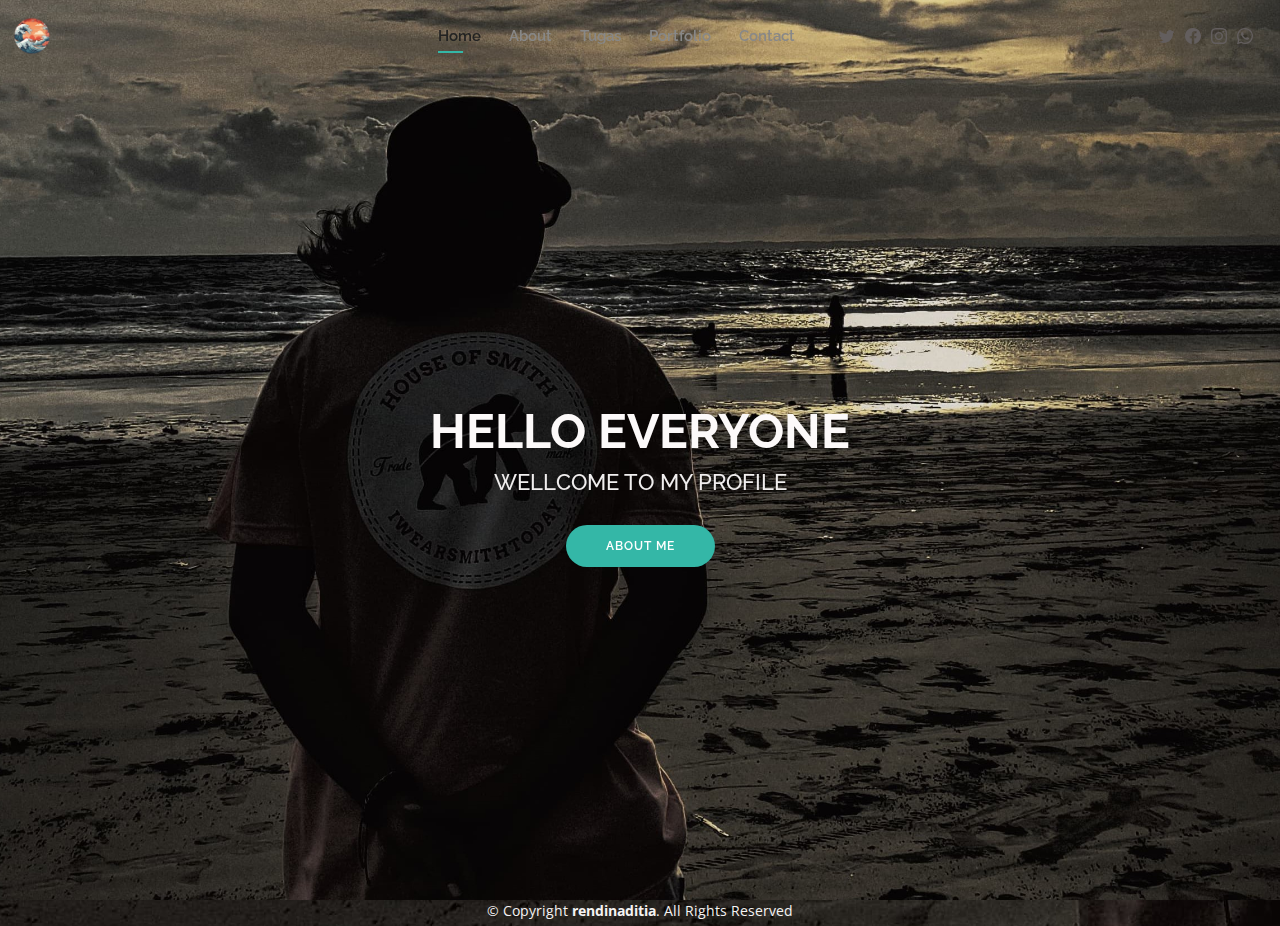
<file: index.html>
<!DOCTYPE html>
<html lang="en">

<head>
  <meta charset="utf-8">
  <meta content="width=device-width, initial-scale=1.0" name="viewport">

  <title>KYUREN.COMS</title>
  <meta content="" name="description">
  <meta content="" name="keywords">

  <!-- Favicons -->
  <link href="assets/img/er.jpg" rel="icon">

  <!-- Google Fonts -->
  <link href="https://fonts.googleapis.com/css?family=Open+Sans:300,300i,400,400i,600,600i,700,700i|Raleway:300,300i,400,400i,500,500i,600,600i,700,700i|Poppins:300,300i,400,400i,500,500i,600,600i,700,700i" rel="stylesheet">

  <!-- Vendor CSS Files -->
  <link href="assets/vendor/aos/aos.css" rel="stylesheet">
  <link href="assets/vendor/bootstrap/css/bootstrap.min.css" rel="stylesheet">
  <link href="assets/vendor/bootstrap-icons/bootstrap-icons.css" rel="stylesheet">
  <link href="assets/vendor/boxicons/css/boxicons.min.css" rel="stylesheet">
  <link href="assets/vendor/glightbox/css/glightbox.min.css" rel="stylesheet">
  <link href="assets/vendor/swiper/swiper-bundle.min.css" rel="stylesheet">

  <!-- Template Main CSS File -->
  <link href="assets/css/style.css" rel="stylesheet">

</head>

<body>

  <!-- ======= Header ======= -->
  <header id="header" class="fixed-top">
    <div class="container-fluid d-flex justify-content-between align-items-center">

      <h1 class="logo me-auto me-lg-0"><a href="index.html"><img src="assets/img/oriental.png"></a></h1>
      <!-- Uncomment below if you prefer to use an image logo -->
      <!-- <a href="index.html" class="logo"><img src="assets/img/logo.png" alt="" class="img-fluid"></a>-->

      <nav id="navbar" class="navbar order-last order-lg-0">
        <ul>
          <li><a class="active" href="index.html">Home</a></li>
          <li><a href="about.html">About</a></li>
          <li><a href="Tugas.html">Tugas</a></li>
          <li><a href="portfolio.html">Portfolio</a></li>
          <li><a href="contact.html">Contact</a></li>
        </ul>
        <i class="bi bi-list mobile-nav-toggle"></i>
      </nav><!-- .navbar -->

      <div class="header-social-links">
        <a href="https://x.com/rndintiaaa?t=xqQTtQwy0X7yUW5Hc34TpA&s=08" class="twitter"><i class="bi bi-twitter"></i></a>
        <a href="https://www.facebook.com/rendi.naditia.5" class="facebook"><i class="bi bi-facebook"></i></a>
        <a href="https://instagram.com/rndintia_?igshid=OGQ5ZDc2ODk2ZA" class="instagram"><i class="bi bi-instagram"></i></a>
        <a href="https://wa.me/+6287829410672?text=pinjamduluseratus" class="whatsapp"><i class="bi bi-whatsapp"></i></i></a>
      </div>

    </div>

  </header><!-- End Header -->

  <!-- ======= Hero Section ======= -->
  <section id="hero" class="d-flex align-items-center">
    <div class="container d-flex flex-column align-items-center" data-aos="zoom-in" data-aos-delay="100">
      <h1>HELLO EVERYONE</h1>
      <h2>WELLCOME TO MY PROFILE</h2>
      <a href="about.html" class="btn-about">About Me</a>
    </div>
  </section><!-- End Hero -->

  <!-- ======= Footer ======= -->
  <footer id="footer">
    <div class="container">
      <div class="copyright">
        &copy; Copyright <strong><span>rendinaditia</span></strong>. All Rights Reserved
      </div>
      <div class="credits">
      </div>
    </div>
  </footer><!-- End  Footer -->

  <div id="preloader"></div>
  <a href="#" class="back-to-top d-flex align-items-center justify-content-center"><i class="bi bi-arrow-up-short"></i></a>

  <!-- Vendor JS Files -->
  <script src="assets/vendor/purecounter/purecounter_vanilla.js"></script>
  <script src="assets/vendor/aos/aos.js"></script>
  <script src="assets/vendor/bootstrap/js/bootstrap.bundle.min.js"></script>
  <script src="assets/vendor/glightbox/js/glightbox.min.js"></script>
  <script src="assets/vendor/isotope-layout/isotope.pkgd.min.js"></script>
  <script src="assets/vendor/swiper/swiper-bundle.min.js"></script>
  <script src="assets/vendor/waypoints/noframework.waypoints.js"></script>
  <script src="assets/vendor/php-email-form/validate.js"></script>

  <!-- Template Main JS File -->
  <script src="assets/js/main.js"></script>

</body>

</html>
</file>
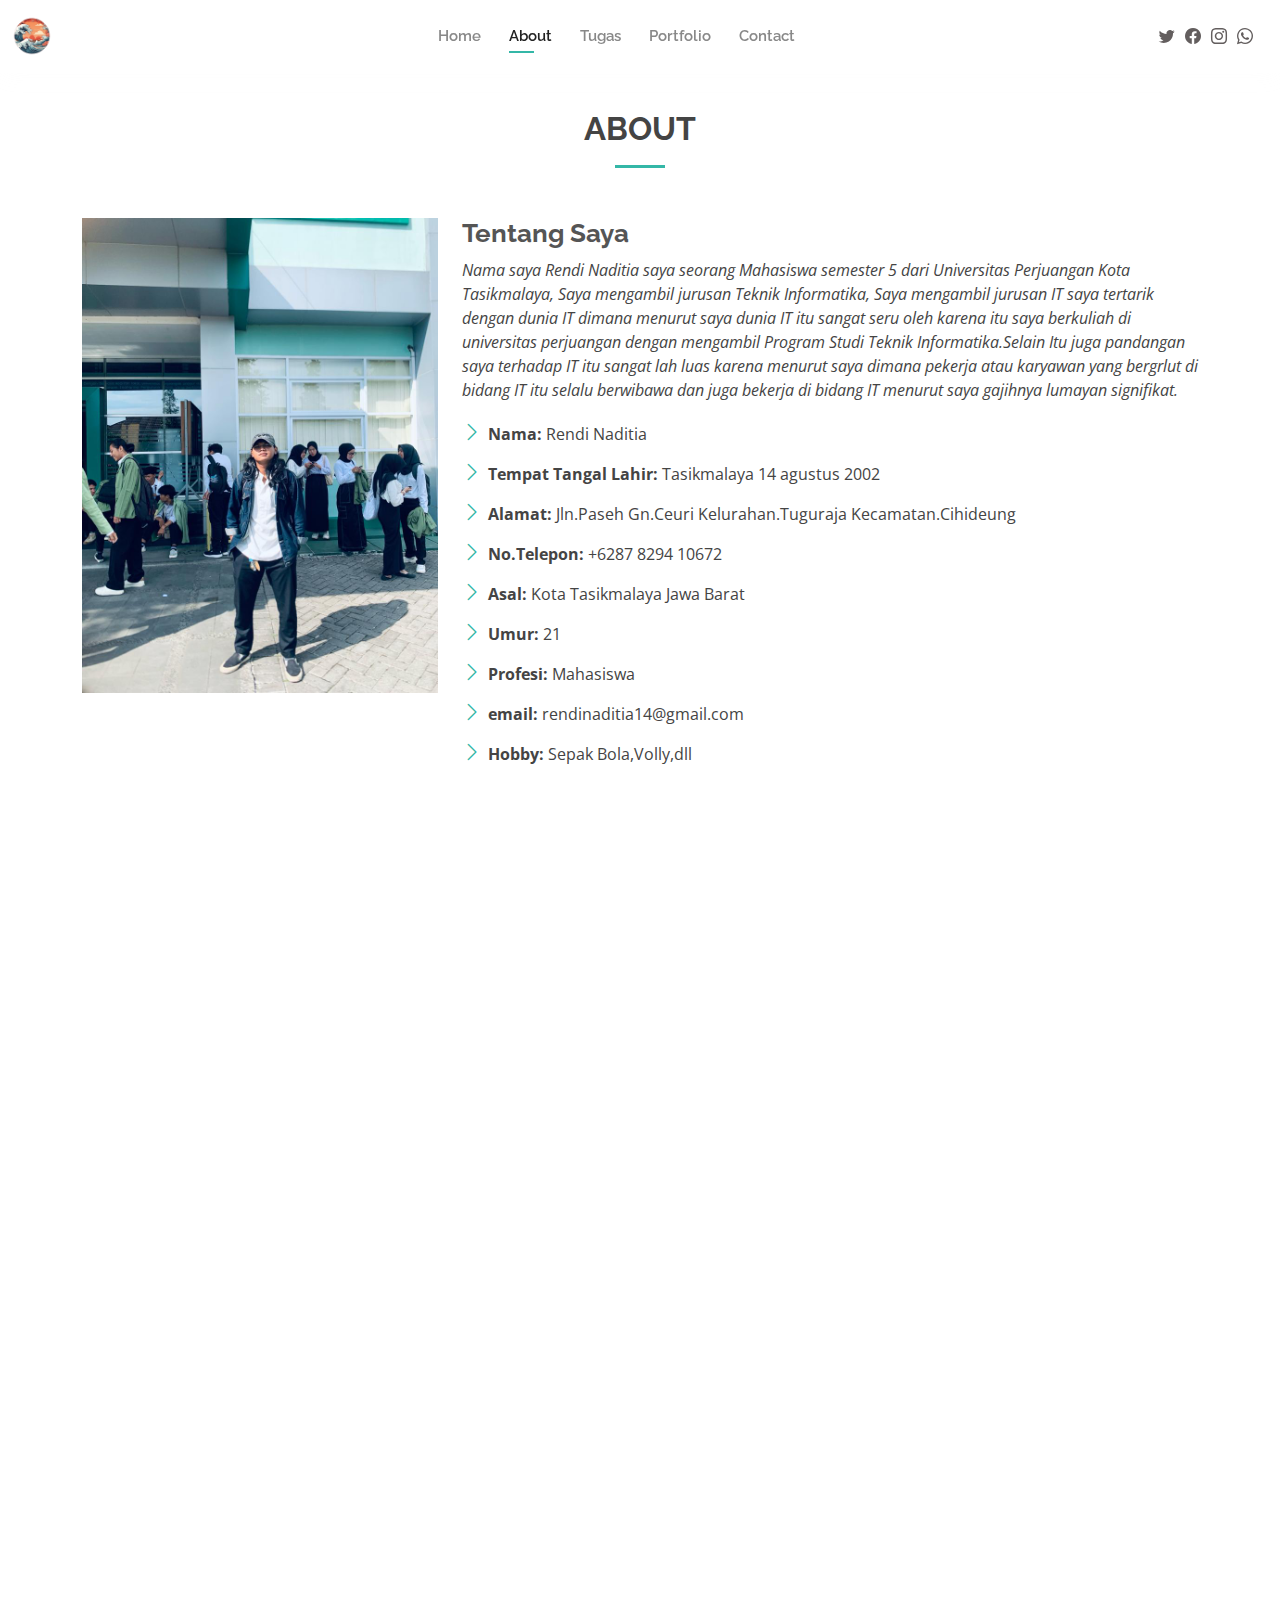
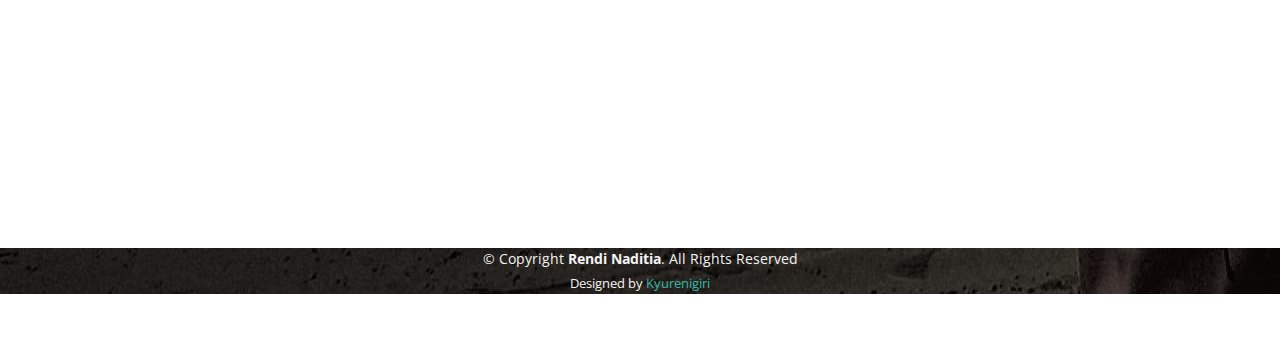
<file: about.html>
<!DOCTYPE html>
<html lang="en">

<head>
  <meta charset="utf-8">
  <meta content="width=device-width, initial-scale=1.0" name="viewport">

  <title>KYUREN.COMS</title>
  <meta content="" name="description">
  <meta content="" name="keywords">

  <!-- Favicons -->
  <link href="assets/img/er.jpg" rel="icon">
  

  <!-- Google Fonts -->
  <link href="https://fonts.googleapis.com/css?family=Open+Sans:300,300i,400,400i,600,600i,700,700i|Raleway:300,300i,400,400i,500,500i,600,600i,700,700i|Poppins:300,300i,400,400i,500,500i,600,600i,700,700i" rel="stylesheet">

  <!-- Vendor CSS Files -->
  <link href="assets/vendor/aos/aos.css" rel="stylesheet">
  <link href="assets/vendor/bootstrap/css/bootstrap.min.css" rel="stylesheet">
  <link href="assets/vendor/bootstrap-icons/bootstrap-icons.css" rel="stylesheet">
  <link href="assets/vendor/boxicons/css/boxicons.min.css" rel="stylesheet">
  <link href="assets/vendor/glightbox/css/glightbox.min.css" rel="stylesheet">
  <link href="assets/vendor/swiper/swiper-bundle.min.css" rel="stylesheet">

  <!-- Template Main CSS File -->
  <link href="assets/css/style.css" rel="stylesheet">

</head>

<body>

  <!-- ======= Header ======= -->
  <header id="header" class="fixed-top">
    <div class="container-fluid d-flex justify-content-between align-items-center">

      <h1 class="logo me-auto me-lg-0"><a href="index.html"><img src="assets/img/oriental.png"></a></h1>
  

      <nav id="navbar" class="navbar order-last order-lg-0">
        <ul>
          <li><a href="index.html">Home</a></li>
          <li><a class="active" href="about.html">About</a></li>
          <li><a href="Tugas.html">Tugas</a></li>
          <li><a href="portfolio.html">Portfolio</a></li>
          <li><a href="contact.html">Contact</a></li>
        </ul>
        <i class="bi bi-list mobile-nav-toggle"></i>
      </nav><!-- .navbar -->

      <div class="header-social-links">
        <a href="https://x.com/rndintiaaa?t=xqQTtQwy0X7yUW5Hc34TpA&s=08" class="twitter"><i class="bi bi-twitter"></i></a>
        <a href="https://www.facebook.com/rendi.naditia.5" class="facebook"><i class="bi bi-facebook"></i></a>
        <a href="https://instagram.com/rndintia_?igshid=OGQ5ZDc2ODk2ZA" class="instagram"><i class="bi bi-instagram"></i></a>
        <a href="https://wa.me/+6287829410672?text=pinjamduluseratus" class="whatsapp"><i class="bi bi-whatsapp"></i></i></a>
      </div>

    </div>

  </header><!-- End Header -->

  <main id="main">

    <!-- ======= About Section ======= -->
    <section id="about" class="about">
      <div class="container" data-aos="fade-up">

        <div class="section-title">
          <h2>About</h2>
        </div>

        <div class="row">
          <div class="col-lg-4">
            <img src="assets/img/gantenggg.jpeg" class="img-fluid" alt="">
          </div>
          <div class="col-lg-8 pt-4 pt-lg-0 content">
            <h3>Tentang Saya</h3>
            <p class="fst-italic">
                Nama saya Rendi Naditia saya seorang Mahasiswa semester 5 dari Universitas Perjuangan Kota Tasikmalaya, Saya mengambil jurusan 
              Teknik Informatika, Saya mengambil jurusan IT saya tertarik dengan dunia IT dimana menurut saya dunia IT itu sangat seru oleh karena itu
              saya berkuliah di universitas perjuangan dengan mengambil Program Studi Teknik Informatika.Selain Itu juga pandangan saya terhadap IT itu sangat lah luas
              karena menurut saya dimana pekerja atau karyawan yang bergrlut di bidang IT itu selalu berwibawa dan juga bekerja di bidang IT menurut saya gajihnya lumayan signifikat.
            </p>
            <ul>
              <li><i class="bi bi-chevron-right"></i> <strong>Nama:</strong> <span>Rendi Naditia</span></li>
              <li><i class="bi bi-chevron-right"></i> <strong>Tempat Tangal Lahir:</strong> <span>Tasikmalaya 14 agustus 2002</span></li>
              <li><i class="bi bi-chevron-right"></i> <strong>Alamat:</strong> <span>Jln.Paseh Gn.Ceuri Kelurahan.Tuguraja Kecamatan.Cihideung</span></li>
              <li><i class="bi bi-chevron-right"></i> <strong>No.Telepon:</strong> <span>+6287 8294 10672</span></li>
              <li><i class="bi bi-chevron-right"></i> <strong>Asal:</strong> <span>Kota Tasikmalaya Jawa Barat</span></li>
              <li><i class="bi bi-chevron-right"></i> <strong>Umur:</strong> <span>21</span></li>
              <li><i class="bi bi-chevron-right"></i> <strong>Profesi:</strong> <span>Mahasiswa</span></li>
              <li><i class="bi bi-chevron-right"></i> <strong>email:</strong> <span>rendinaditia14@gmail.com</span></li>
              <li><i class="bi bi-chevron-right"></i> <strong>Hobby:</strong> <span>Sepak Bola,Volly,dll</span></li>
            </ul>
          </div>
          </div>
        </div>

      </div>
    </section><!-- End About Section -->

    <!-- ======= Skills Section ======= -->
    <section id="skills" class="skills">
      <div class="container" data-aos="fade-up">

        <div class="section-title">
          <h2>Skills</h2>
          <p>Beberapa skill bahasa pemrograman yang saya kuasai</p>
        </div>

        <div class="row skills-content">

          <div class="col-lg-6">

            <div class="progress">
              <span class="skill">HTML <i class="val">90%</i></span>
              <div class="progress-bar-wrap">
                <div class="progress-bar" role="progressbar" aria-valuenow="100" aria-valuemin="0" aria-valuemax="100"></div>
              </div>
            </div>

            <div class="progress">
              <span class="skill">CSS <i class="val">75%</i></span>
              <div class="progress-bar-wrap">
                <div class="progress-bar" role="progressbar" aria-valuenow="90" aria-valuemin="0" aria-valuemax="100"></div>
              </div>
            </div>

            <div class="progress">
              <span class="skill">JavaScript <i class="val">55%</i></span>
              <div class="progress-bar-wrap">
                <div class="progress-bar" role="progressbar" aria-valuenow="75" aria-valuemin="0" aria-valuemax="100"></div>
              </div>
            </div>

          </div>

          <div class="col-lg-6">

            <div class="progress">
              <span class="skill">PHP <i class="val">50%</i></span>
              <div class="progress-bar-wrap">
                <div class="progress-bar" role="progressbar" aria-valuenow="80" aria-valuemin="0" aria-valuemax="100"></div>
              </div>
            </div>

            <div class="progress">
              <span class="skill">Myskil <i class="val">90%</i></span>
              <div class="progress-bar-wrap">
                <div class="progress-bar" role="progressbar" aria-valuenow="90" aria-valuemin="0" aria-valuemax="100"></div>
              </div>
            </div>

            <div class="progress">
              <span class="skill">Photoshop <i class="val">65%</i></span>
              <div class="progress-bar-wrap">
                <div class="progress-bar" role="progressbar" aria-valuenow="55" aria-valuemin="0" aria-valuemax="100"></div>
              </div>
            </div>

          </div>

        </div>

      </div>
    </section><!-- End Skills Section -->

    <!-- ======= Facts Section ======= -->
    <section id="facts" class="facts">
      <div class="container" data-aos="fade-up">

        <div class="section-title">
          <h2>Facts</h2>
          <p>Beberapa penghargaan yang pernah saya dapatkan</p>
        </div>
    </section><!-- End Facts Section -->
    <section id="testimonials" class="testimonials">
      <div class="container" data-aos="fade-up">
        <div class="section-title">
        <div class="testimonials-slider swiper" data-aos="fade-up" data-aos-delay="100">
          <div class="swiper-wrapper">
            <div class="swiper-slide">
              <div class="testimonial-item">
                <img src="assets/img/sertif.png" class="testimonial-img" alt="">
                <h3>SEMINAR SELEGTIF</h3>
                <h4>UniversitasPerjuangan</h4>

              </div>
            </div><!-- End testimonial item -->

            <div class="swiper-slide">
              <div class="testimonial-item">
                <img src="assets/img/vsga.png" class="testimonial-img" alt="">
                <h3>JUNIOR WEB DEVELOPER</h3>
                <h4>Kominfo</h4>
              </div>
            </div><!-- End testimonial item -->

            <div class="swiper-slide">
              <div class="testimonial-item">
                <img src="assets/img/hacking.png" class="testimonial-img" alt="">
                <h3>CYBER SECURITY</h3>
                <h4>Universitas Perjuangan</h4>
              </div>
            </div><!-- End testimonial item -->
      </div>
    </section><!-- End Testimonials Section -->

  </main><!-- End #main -->

  <!-- ======= Footer ======= -->
  <footer id="footer">
    <div class="container">
      <div class="copyright">
        &copy; Copyright <strong><span>Rendi Naditia</span></strong>. All Rights Reserved
      </div>
      <div class="credits">
        <!-- All the links in the footer should remain intact. -->
        <!-- You can delete the links only if you purchased the pro version. -->
        <!-- Licensing information: https://bootstrapmade.com/license/ -->
        <!-- Purchase the pro version with working PHP/AJAX contact form: https://bootstrapmade.com/kelly-free-bootstrap-cv-resume-html-template/ -->
        Designed by <a href="https://id.pinterest.com/pin/837528861959466755/">Kyurenigiri</a>
      </div>
    </div>
  </footer><!-- End  Footer -->

  <div id="preloader"></div>
  <a href="#" class="back-to-top d-flex align-items-center justify-content-center"><i class="bi bi-arrow-up-short"></i></a>

  <!-- Vendor JS Files -->
  <script src="assets/vendor/purecounter/purecounter_vanilla.js"></script>
  <script src="assets/vendor/aos/aos.js"></script>
  <script src="assets/vendor/bootstrap/js/bootstrap.bundle.min.js"></script>
  <script src="assets/vendor/glightbox/js/glightbox.min.js"></script>
  <script src="assets/vendor/isotope-layout/isotope.pkgd.min.js"></script>
  <script src="assets/vendor/swiper/swiper-bundle.min.js"></script>
  <script src="assets/vendor/waypoints/noframework.waypoints.js"></script>
  <script src="assets/vendor/php-email-form/validate.js"></script>

  <!-- Template Main JS File -->
  <script src="assets/js/main.js"></script>

</body>

</html>
</file>
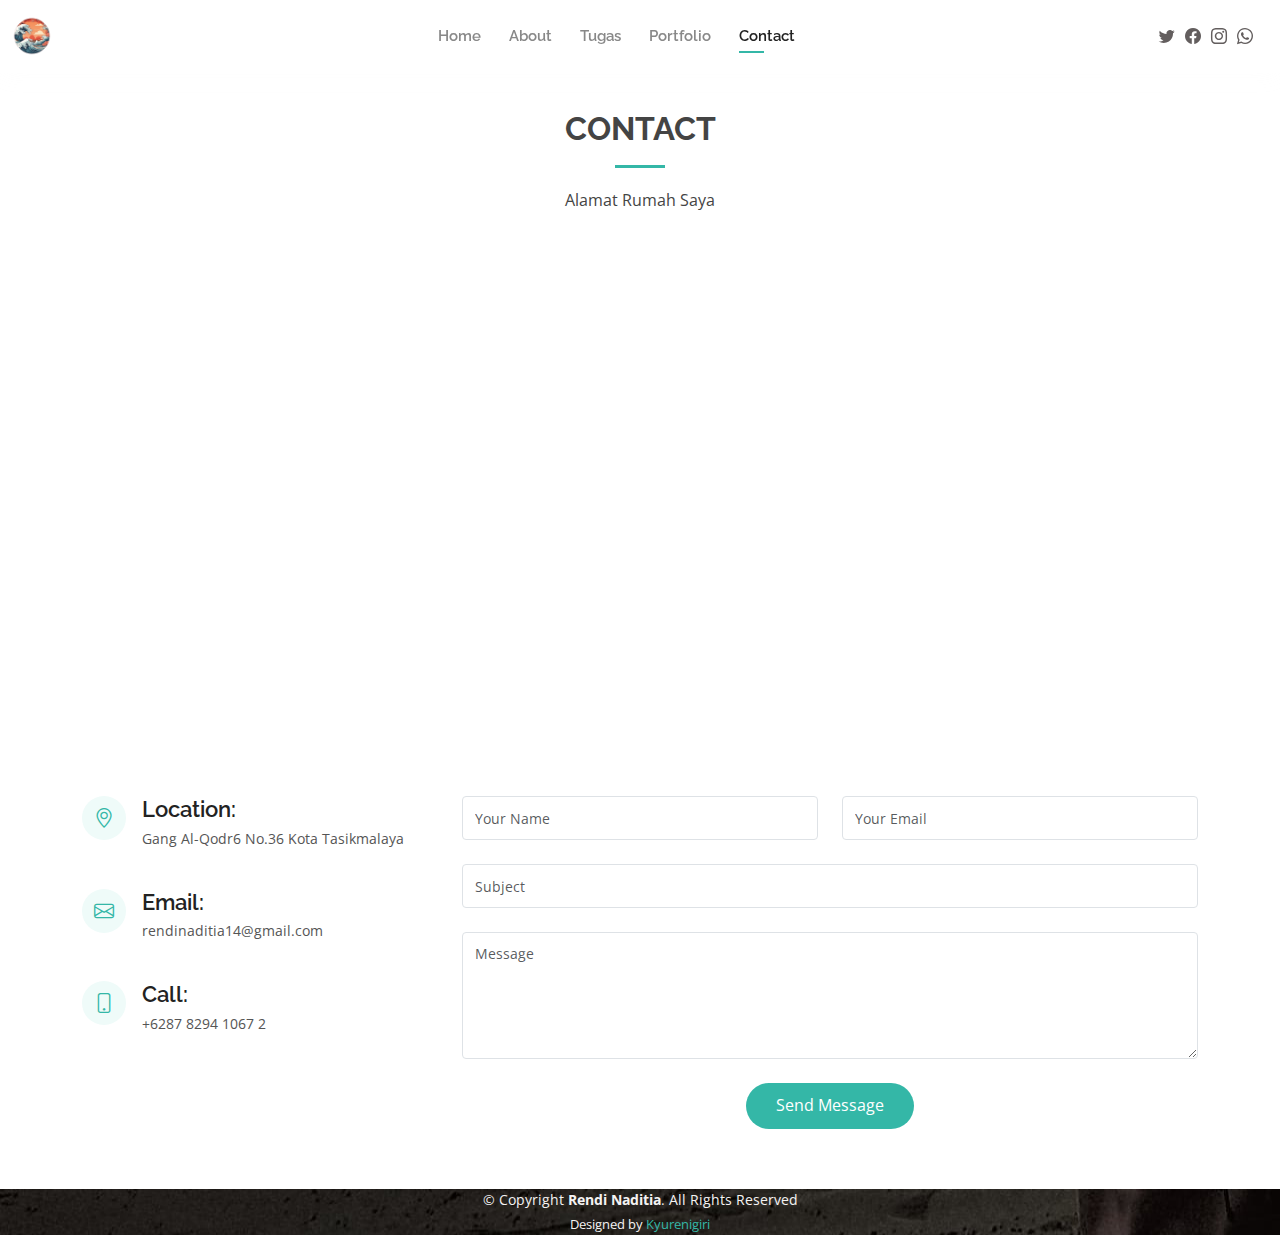
<file: contact.html>
<!DOCTYPE html>
<html lang="en">

<head>
  <meta charset="utf-8">
  <meta content="width=device-width, initial-scale=1.0" name="viewport">

  <title>KYUREN.COMS</title>
  <meta content="" name="description">
  <meta content="" name="keywords">

  <!-- Favicons -->
  <link href="assets/img/er.jpg" rel="icon">
  

  <!-- Google Fonts -->
  <link href="https://fonts.googleapis.com/css?family=Open+Sans:300,300i,400,400i,600,600i,700,700i|Raleway:300,300i,400,400i,500,500i,600,600i,700,700i|Poppins:300,300i,400,400i,500,500i,600,600i,700,700i" rel="stylesheet">

  <!-- Vendor CSS Files -->
  <link href="assets/vendor/aos/aos.css" rel="stylesheet">
  <link href="assets/vendor/bootstrap/css/bootstrap.min.css" rel="stylesheet">
  <link href="assets/vendor/bootstrap-icons/bootstrap-icons.css" rel="stylesheet">
  <link href="assets/vendor/boxicons/css/boxicons.min.css" rel="stylesheet">
  <link href="assets/vendor/glightbox/css/glightbox.min.css" rel="stylesheet">
  <link href="assets/vendor/swiper/swiper-bundle.min.css" rel="stylesheet">

  <!-- Template Main CSS File -->
  <link href="assets/css/style.css" rel="stylesheet">
</head>

<body>

  <!-- ======= Header ======= -->
  <header id="header" class="fixed-top">
    <div class="container-fluid d-flex justify-content-between align-items-center">

      <h1 class="logo me-auto me-lg-0"><a href="index.html"><img src="assets/img/oriental.png"></a></h1>
      <!-- Uncomment below if you prefer to use an image logo -->
      <!-- <a href="index.html" class="logo"><img src="assets/img/logo.png" alt="" class="img-fluid"></a>-->

      <nav id="navbar" class="navbar order-last order-lg-0">
        <ul>
          <li><a href="index.html">Home</a></li>
          <li><a href="about.html">About</a></li>
          <li><a href="Tugas.html">Tugas</a></li>
          <li><a href="portfolio.html">Portfolio</a></li>
          <li><a class="active" href="contact.html">Contact</a></li>
        </ul>
        <i class="bi bi-list mobile-nav-toggle"></i>
      </nav><!-- .navbar -->
      <div class="header-social-links">
        <a href="https://x.com/rndintiaaa?t=xqQTtQwy0X7yUW5Hc34TpA&s=08" class="twitter"><i class="bi bi-twitter"></i></a>
        <a href="https://www.facebook.com/rendi.naditia.5" class="facebook"><i class="bi bi-facebook"></i></a>
        <a href="https://instagram.com/rndintia_?igshid=OGQ5ZDc2ODk2ZA" class="instagram"><i class="bi bi-instagram"></i></a>
        <a href="https://wa.me/+6287829410672?text=pinjamduluseratus" class="whatsapp"><i class="bi bi-whatsapp"></i></i></a>
      </div>

    </div>

  </header><!-- End Header -->

  <main id="main">

    <!-- ======= Contact Section ======= -->
    <section id="contact" class="contact">
      <div class="container" data-aos="fade-up">

        <div class="section-title">
          <h2>Contact</h2>
          <p>Alamat Rumah Saya</p>
        </div>

        <div>
         <center><iframe src="https://www.google.com/maps/embed?pb=!1m14!1m12!1m3!1d4019.359359429053!2d108.21505097409211!3d-7.335862061491904!2m3!1f0!2f0!3f0!3m2!1i1024!2i768!4f13.1!5e0!3m2!1sid!2sid!4v1704824541224!5m2!1sid!2sid" width="1000" height="500" style="border:20;" allowfullscreen="" loading="lazy" referrerpolicy="no-referrer-when-downgrade"></iframe></center>
        </div>

        <div class="row mt-5">

          <div class="col-lg-4">
            <div class="info">
              <div class="address">
                <i class="bi bi-geo-alt"></i>
                <h4>Location:</h4>
                <p>Gang Al-Qodr6 No.36 Kota Tasikmalaya</p>
              </div>

              <div class="email">
                <i class="bi bi-envelope"></i>
                <h4>Email:</h4>
                <p>rendinaditia14@gmail.com</p>
              </div>

              <div class="phone">
                <i class="bi bi-phone"></i>
                <h4>Call:</h4>
                <p>+6287 8294 1067 2</p>
              </div>

            </div>

          </div>

          <div class="col-lg-8 mt-5 mt-lg-0">

            <form action="forms/contact.php" method="post" role="form" class="php-email-form">
              <div class="row">
                <div class="col-md-6 form-group">
                  <input type="text" name="name" class="form-control" id="name" placeholder="Your Name" required>
                </div>
                <div class="col-md-6 form-group mt-3 mt-md-0">
                  <input type="email" class="form-control" name="email" id="email" placeholder="Your Email" required>
                </div>
              </div>
              <div class="form-group mt-3">
                <input type="text" class="form-control" name="subject" id="subject" placeholder="Subject" required>
              </div>
              <div class="form-group mt-3">
                <textarea class="form-control" name="message" rows="5" placeholder="Message" required></textarea>
              </div>
              <div class="my-3">
                <div class="loading">Loading</div>
                <div class="error-message"></div>
                <div class="sent-message">Your message has been sent. Thank you!</div>
              </div>
              <div class="text-center"><button type="submit">Send Message</button></div>
            </form>

          </div>

        </div>

      </div>
    </section><!-- End Contact Section -->

  </main><!-- End #main -->

  <!-- ======= Footer ======= -->
  <footer id="footer">
    <div class="container">
      <div class="copyright">
        &copy; Copyright <strong><span>Rendi Naditia</span></strong>. All Rights Reserved
      </div>
      <div class="credits">
        <!-- All the links in the footer should remain intact. -->
        <!-- You can delete the links only if you purchased the pro version. -->
        <!-- Licensing information: https://bootstrapmade.com/license/ -->
        <!-- Purchase the pro version with working PHP/AJAX contact form: https://bootstrapmade.com/kelly-free-bootstrap-cv-resume-html-template/ -->
        Designed by <a href="https://bootstrapmade.com/">Kyurenigiri</a>
      </div>
    </div>
  </footer><!-- End  Footer -->

  <div id="preloader"></div>
  <a href="#" class="back-to-top d-flex align-items-center justify-content-center"><i class="bi bi-arrow-up-short"></i></a>

  <!-- Vendor JS Files -->
  <script src="assets/vendor/purecounter/purecounter_vanilla.js"></script>
  <script src="assets/vendor/aos/aos.js"></script>
  <script src="assets/vendor/bootstrap/js/bootstrap.bundle.min.js"></script>
  <script src="assets/vendor/glightbox/js/glightbox.min.js"></script>
  <script src="assets/vendor/isotope-layout/isotope.pkgd.min.js"></script>
  <script src="assets/vendor/swiper/swiper-bundle.min.js"></script>
  <script src="assets/vendor/waypoints/noframework.waypoints.js"></script>
  <script src="assets/vendor/php-email-form/validate.js"></script>

  <!-- Template Main JS File -->
  <script src="assets/js/main.js"></script>

</body>

</html>
</file>
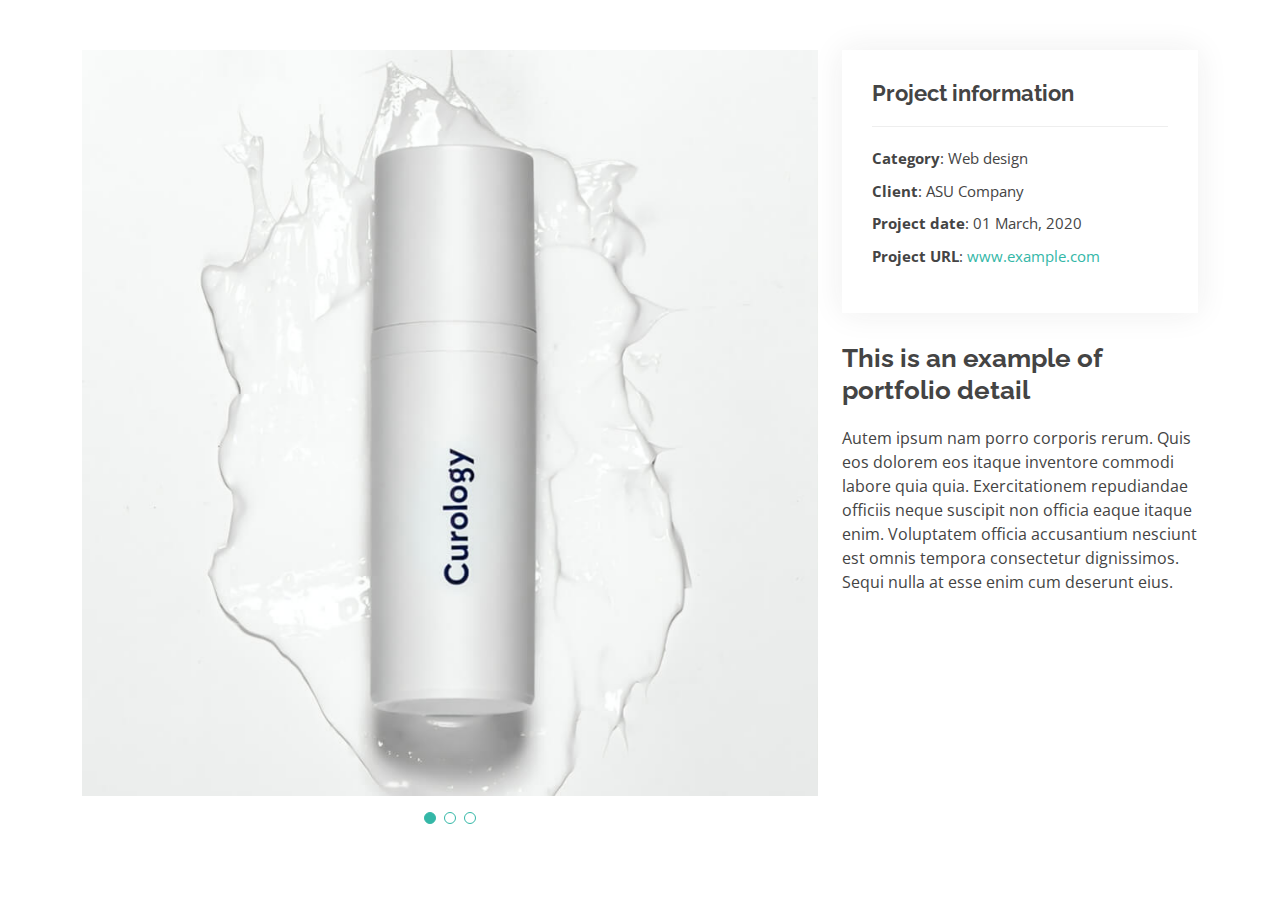
<file: portfolio-details.html>
<!DOCTYPE html>
<html lang="en">

<head>
  <meta charset="utf-8">
  <meta content="width=device-width, initial-scale=1.0" name="viewport">

  <title>KYUREN.COMS</title>
  <meta content="" name="description">
  <meta content="" name="keywords">

  <!-- Favicons -->
  <link href="assets/img/er.jpg" rel="icon">
 

  <!-- Google Fonts -->
  <link href="https://fonts.googleapis.com/css?family=Open+Sans:300,300i,400,400i,600,600i,700,700i|Raleway:300,300i,400,400i,500,500i,600,600i,700,700i|Poppins:300,300i,400,400i,500,500i,600,600i,700,700i" rel="stylesheet">

  <!-- Vendor CSS Files -->
  <link href="assets/vendor/aos/aos.css" rel="stylesheet">
  <link href="assets/vendor/bootstrap/css/bootstrap.min.css" rel="stylesheet">
  <link href="assets/vendor/bootstrap-icons/bootstrap-icons.css" rel="stylesheet">
  <link href="assets/vendor/boxicons/css/boxicons.min.css" rel="stylesheet">
  <link href="assets/vendor/glightbox/css/glightbox.min.css" rel="stylesheet">
  <link href="assets/vendor/swiper/swiper-bundle.min.css" rel="stylesheet">

  <!-- Template Main CSS File -->
  <link href="assets/css/style.css" rel="stylesheet">


</head>

<body>

  <main id="main">

    <!-- ======= Portfolio Details Section ======= -->
    <section id="portfolio-details" class="portfolio-details">
      <div class="container">

        <div class="row gy-4">

          <div class="col-lg-8">
            <div class="portfolio-details-slider swiper">
              <div class="swiper-wrapper align-items-center">

                <div class="swiper-slide">
                  <img src="assets/img/portfolio/portfolio-1.jpg" alt="">
                </div>

                <div class="swiper-slide">
                  <img src="assets/img/portfolio/portfolio-2.jpg" alt="">
                </div>

                <div class="swiper-slide">
                  <img src="assets/img/portfolio/portfolio-3.jpg" alt="">
                </div>

              </div>
              <div class="swiper-pagination"></div>
            </div>
          </div>

          <div class="col-lg-4">
            <div class="portfolio-info">
              <h3>Project information</h3>
              <ul>
                <li><strong>Category</strong>: Web design</li>
                <li><strong>Client</strong>: ASU Company</li>
                <li><strong>Project date</strong>: 01 March, 2020</li>
                <li><strong>Project URL</strong>: <a href="#">www.example.com</a></li>
              </ul>
            </div>
            <div class="portfolio-description">
              <h2>This is an example of portfolio detail</h2>
              <p>
                Autem ipsum nam porro corporis rerum. Quis eos dolorem eos itaque inventore commodi labore quia quia. Exercitationem repudiandae officiis neque suscipit non officia eaque itaque enim. Voluptatem officia accusantium nesciunt est omnis tempora consectetur dignissimos. Sequi nulla at esse enim cum deserunt eius.
              </p>
            </div>
          </div>

        </div>

      </div>
    </section><!-- End Portfolio Details Section -->

  </main><!-- End #main -->

  <div id="preloader"></div>
  <a href="#" class="back-to-top d-flex align-items-center justify-content-center"><i class="bi bi-arrow-up-short"></i></a>

  <!-- Vendor JS Files -->
  <script src="assets/vendor/purecounter/purecounter_vanilla.js"></script>
  <script src="assets/vendor/aos/aos.js"></script>
  <script src="assets/vendor/bootstrap/js/bootstrap.bundle.min.js"></script>
  <script src="assets/vendor/glightbox/js/glightbox.min.js"></script>
  <script src="assets/vendor/isotope-layout/isotope.pkgd.min.js"></script>
  <script src="assets/vendor/swiper/swiper-bundle.min.js"></script>
  <script src="assets/vendor/waypoints/noframework.waypoints.js"></script>
  <script src="assets/vendor/php-email-form/validate.js"></script>

  <!-- Template Main JS File -->
  <script src="assets/js/main.js"></script>

</body>

</html>
</file>
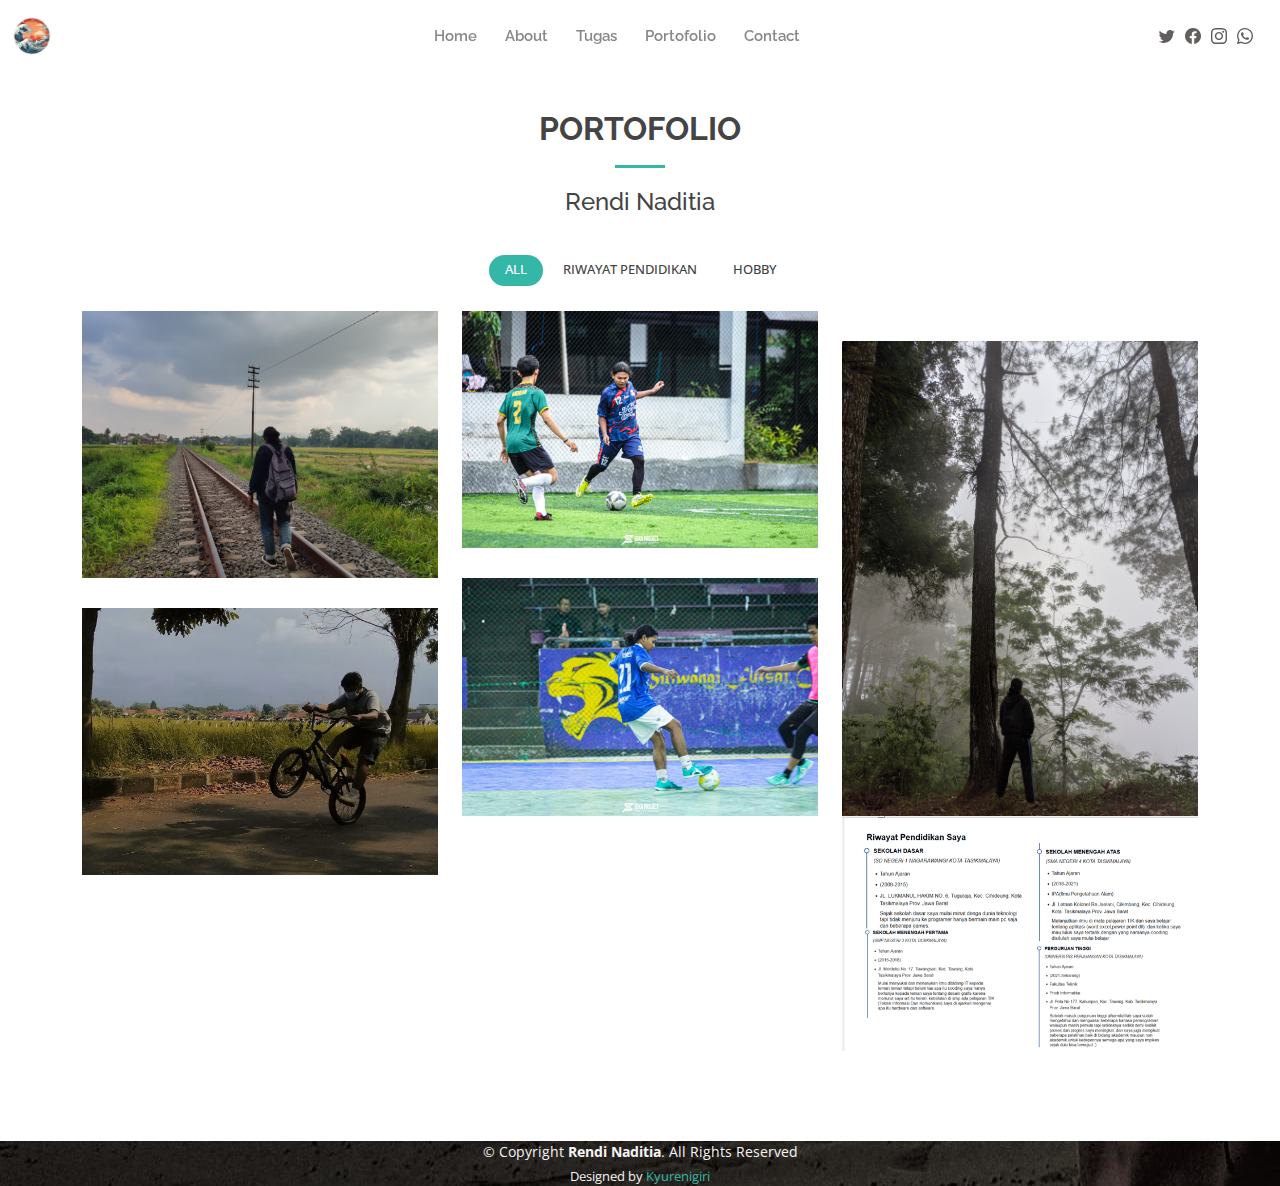
<file: portfolio.html>
<!DOCTYPE html>
<html lang="en">

<head>
  <meta charset="utf-8">
  <meta content="width=device-width, initial-scale=1.0" name="viewport">

  <title>KYUREN.COMS</title>
  <meta content="" name="description">
  <meta content="" name="keywords">

  <!-- Favicons -->
  <link href="assets/img/er.jpg" rel="icon">
  

  <!-- Google Fonts -->
  <link href="https://fonts.googleapis.com/css?family=Open+Sans:300,300i,400,400i,600,600i,700,700i|Raleway:300,300i,400,400i,500,500i,600,600i,700,700i|Poppins:300,300i,400,400i,500,500i,600,600i,700,700i" rel="stylesheet">

  <!-- Vendor CSS Files -->
  <link href="assets/vendor/aos/aos.css" rel="stylesheet">
  <link href="assets/vendor/bootstrap/css/bootstrap.min.css" rel="stylesheet">
  <link href="assets/vendor/bootstrap-icons/bootstrap-icons.css" rel="stylesheet">
  <link href="assets/vendor/boxicons/css/boxicons.min.css" rel="stylesheet">
  <link href="assets/vendor/glightbox/css/glightbox.min.css" rel="stylesheet">
  <link href="assets/vendor/swiper/swiper-bundle.min.css" rel="stylesheet">

  <!-- Template Main CSS File -->
  <link href="assets/css/style.css" rel="stylesheet">

 
</head>

<body>

  <!-- ======= Header ======= -->
  <header id="header" class="fixed-top">
    <div class="container-fluid d-flex justify-content-between align-items-center">

      <h1 class="logo me-auto me-lg-0"><a href="index.html"><img src="assets/img/oriental.png"></a></h1>
      <!-- Uncomment below if you prefer to use an image logo -->
      <!-- <a href="index.html" class="logo"><img src="assets/img/logo.png" alt="" class="img-fluid"></a>-->

      <nav id="navbar" class="navbar order-last order-lg-0">
        <ul>
          <li><a href="index.html">Home</a></li>
          <li><a href="about.html">About</a></li>
          <li><a href="Tugas.html">Tugas</a></li>
          <li><a href="portfolio.html">Portofolio</a></li>
          <li><a href="contact.html">Contact</a></li>
        </ul>
        <i class="bi bi-list mobile-nav-toggle"></i>
      </nav><!-- .navbar -->

      <div class="header-social-links">
        <a href="https://x.com/rndintiaaa?t=xqQTtQwy0X7yUW5Hc34TpA&s=08" class="twitter"><i class="bi bi-twitter"></i></a>
        <a href="https://www.facebook.com/rendi.naditia.5" class="facebook"><i class="bi bi-facebook"></i></a>
        <a href="https://instagram.com/rndintia_?igshid=OGQ5ZDc2ODk2ZA" class="instagram"><i class="bi bi-instagram"></i></a>
        <a href="https://wa.me/+6287829410672?text=pinjamduluseratus" class="whatsapp"><i class="bi bi-whatsapp"></i></i></a>
      </div>

    </div>

  </header><!-- End Header -->

  <main id="main">

    <!-- ======= Portfolio Section ======= -->
    <section id="portfolio" class="portfolio">
      <div class="container" data-aos="fade-up">

        <div class="section-title">
          <h2>Portofolio</h2>
          <h4>Rendi Naditia</h4>
        </div>

        <div class="row" data-aos="fade-up" data-aos-delay="100">
          <div class="col-lg-12 d-flex justify-content-center">
            <ul id="portfolio-flters">
              <li data-filter="*" class="filter-active">All</li>
              <li data-filter=".filter-card">Riwayat Pendidikan</li>
              <li data-filter=".filter-web">Hobby</li>
            </ul>
          </div>
        </div>

        <div class="row portfolio-container" data-aos="fade-up" data-aos-delay="200">

          <div class="col-lg-4 col-md-6 portfolio-item filter-app">
            
            <div class="portfolio-wrap">
              <img src="assets/img/KERETA.jpeg" class="img-fluid" alt="">
              <div class="portfolio-info">
                <h4>Data</h4>
                <p>Diri</p>
              </div>
            </div>
          </div>

          <div class="col-lg-4 col-md-6 portfolio-item filter-web">
            <div class="portfolio-wrap">
              <img src="assets/img/bol.jpeg" class="img-fluid" alt="">
              <div class="portfolio-info">
                <h4>Hobby </h4>
                <div class="portfolio-links">
                  <a href="assets/img/futsal.jpeg" data-gallery="portfolioGallery" class="portfolio-lightbox" title="Web 3"><i class="bx bx-plus"></i></a>
                 
                  <a href="portfolio-details.html" class="portfolio-details-lightbox" data-glightbox="type: external" title="Portfolio Details"><i class="bx bx-link"></i></a>
                </div>
              </div>
            </div>
          </div>

          <div class="col-lg-4 col-md-6 portfolio-item filter-app">
            <div class="portfolio-wrap">
             
              <div class="portfolio-info">
                <h4>Hobby</h4>
                <p></p>
                <div class="portfolio-links">
                  <a href="assets/img/BMX.jpg" data-gallery="portfolioGallery" class="portfolio-lightbox" title="App 2"><i class="bx bx-plus"></i></a>
                  <a href="portfolio-details.html" class="portfolio-details-lightbox" data-glightbox="type: external" title="Portfolio Details"><i class="bx bx-link"></i></a>
                </div>
              </div>
            </div>
          </div>

          <div class="col-lg-4 col-md-6 portfolio-item filter-card">
            <div class="portfolio-wrap">
              <img src="assets/img/mt.jpeg" class="img-fluid" alt="">
              <img src="assets/img/riwayat.png" width="1000" height="800" class="img-fluid" alt="">
              <div class="portfolio-info">
                <h4>Riwayat</h4>
                <p>Pendidikan</p>
                
                <div class="portfolio-links">
                  <a href="assets/img/portfolio/portfolio-4.jpg" data-gallery="portfolioGallery" class="portfolio-lightbox" title="Card 2"><i class="bx bx-plus"></i></a>
                  <a href="portfolio-details.html" class="portfolio-details-lightbox" data-glightbox="type: external" title="Portfolio Details"><i class="bx bx-link"></i></a>
                </div>
              </div>
            </div>
          </div>

          <div class="col-lg-4 col-md-6 portfolio-item filter-web">
            <div class="portfolio-wrap">
              <img src="assets/img/futsal.jpeg" class="img-fluid" alt="">
              <div class="portfolio-info">
                <h4>Hobby</h4>
                <p></p>
                <div class="portfolio-links">
                
                  <a href="portfolio-details.html" class="portfolio-details-lightbox" data-glightbox="type: external" title="Portfolio Details"><i class="bx bx-link"></i></a>
                </div>
              </div>
            </div>
          </div>

        
          <div class="col-lg-4 col-md-6 portfolio-item filter-web">
            <div class="portfolio-wrap">
              <img src="assets/img/BMX.jpg" class="img-fluid" alt="">
              <div class="portfolio-info">
                  <h4>Hobby</h4>
                <p></p>
                <div class="portfolio-links">
              </div>
            </div>
          </div>

        </div>

      </div>
    </section><!-- End Portfolio Section -->

  </main><!-- End #main -->

  <!-- ======= Footer ======= -->
  <footer id="footer">
    <div class="container">
      <div class="copyright">
        &copy; Copyright <strong><span>Rendi Naditia</span></strong>. All Rights Reserved
      </div>
      <div class="credits">
        <!-- All the links in the footer should remain intact. -->
        <!-- You can delete the links only if you purchased the pro version. -->
        <!-- Licensing information: https://bootstrapmade.com/license/ -->
        <!-- Purchase the pro version with working PHP/AJAX contact form: https://bootstrapmade.com/kelly-free-bootstrap-cv-resume-html-template/ -->
        Designed by <a href="https://bootstrapmade.com/">Kyurenigiri</a>
      </div>
    </div>
  </footer><!-- End  Footer -->

  <div id="preloader"></div>
  <a href="#" class="back-to-top d-flex align-items-center justify-content-center"><i class="bi bi-arrow-up-short"></i></a>

  <!-- Vendor JS Files -->
  <script src="assets/vendor/purecounter/purecounter_vanilla.js"></script>
  <script src="assets/vendor/aos/aos.js"></script>
  <script src="assets/vendor/bootstrap/js/bootstrap.bundle.min.js"></script>
  <script src="assets/vendor/glightbox/js/glightbox.min.js"></script>
  <script src="assets/vendor/isotope-layout/isotope.pkgd.min.js"></script>
  <script src="assets/vendor/swiper/swiper-bundle.min.js"></script>
  <script src="assets/vendor/waypoints/noframework.waypoints.js"></script>
  <script src="assets/vendor/php-email-form/validate.js"></script>

  <!-- Template Main JS File -->
  <script src="assets/js/main.js"></script>

</body>

</html>
</file>
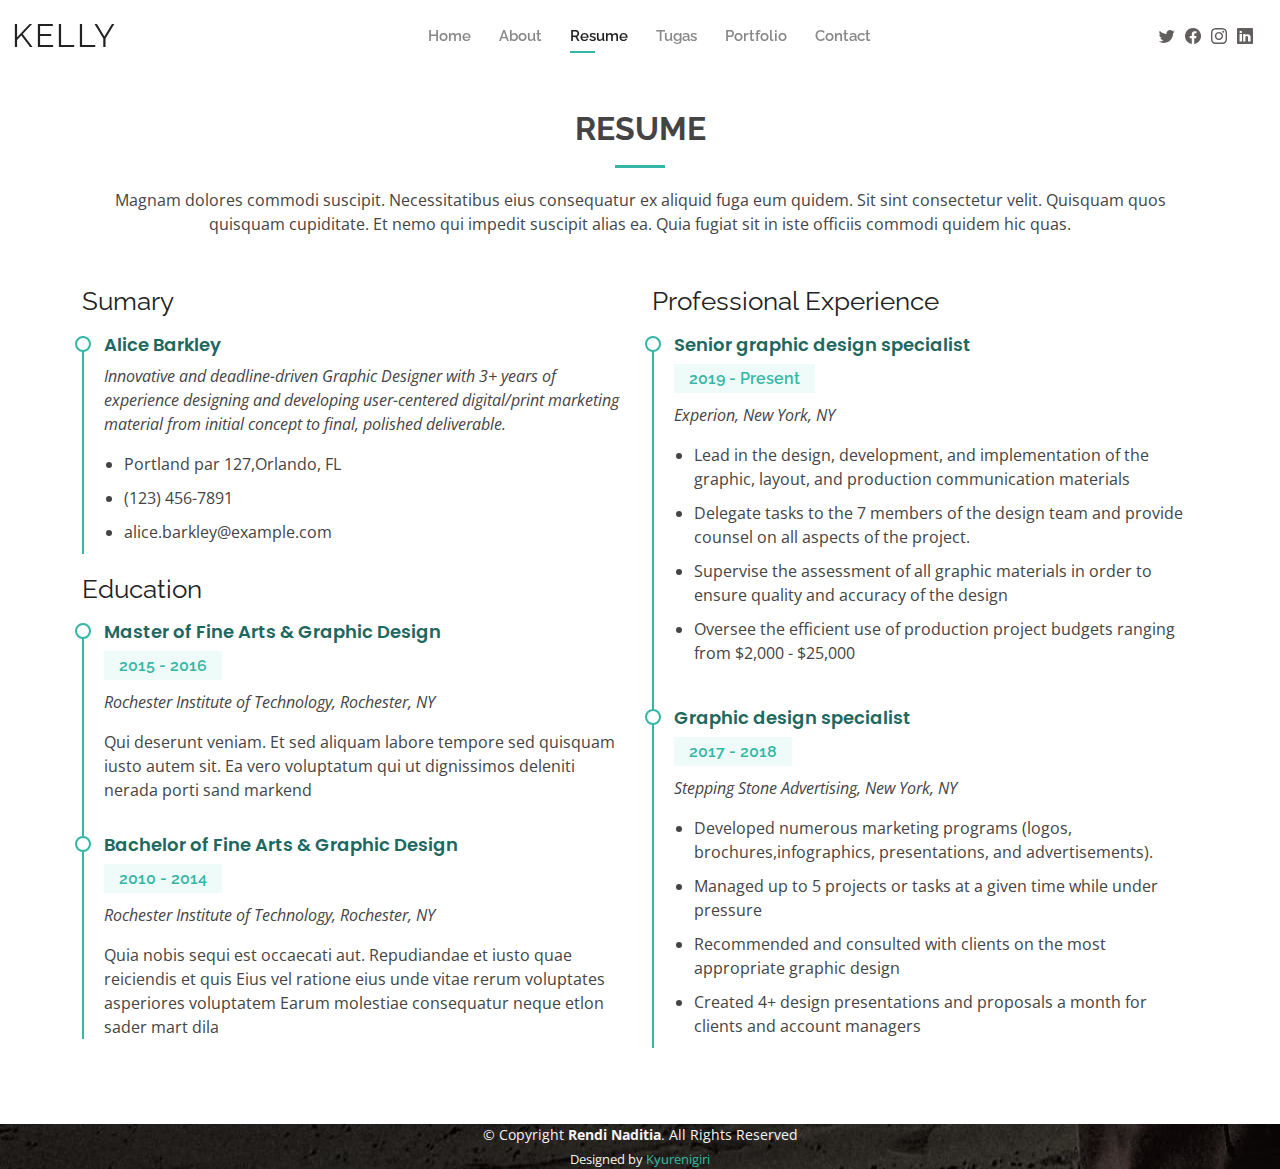
<file: resume.html>
<!DOCTYPE html>
<html lang="en">

<head>
  <meta charset="utf-8">
  <meta content="width=device-width, initial-scale=1.0" name="viewport">

  <title>Resume - Kelly Bootstrap Template</title>
  <meta content="" name="description">
  <meta content="" name="keywords">

  <!-- Favicons -->
  <link href="assets/img/er.jpg" rel="icon">
  

  <!-- Google Fonts -->
  <link href="https://fonts.googleapis.com/css?family=Open+Sans:300,300i,400,400i,600,600i,700,700i|Raleway:300,300i,400,400i,500,500i,600,600i,700,700i|Poppins:300,300i,400,400i,500,500i,600,600i,700,700i" rel="stylesheet">

  <!-- Vendor CSS Files -->
  <link href="assets/vendor/aos/aos.css" rel="stylesheet">
  <link href="assets/vendor/bootstrap/css/bootstrap.min.css" rel="stylesheet">
  <link href="assets/vendor/bootstrap-icons/bootstrap-icons.css" rel="stylesheet">
  <link href="assets/vendor/boxicons/css/boxicons.min.css" rel="stylesheet">
  <link href="assets/vendor/glightbox/css/glightbox.min.css" rel="stylesheet">
  <link href="assets/vendor/swiper/swiper-bundle.min.css" rel="stylesheet">

  <!-- Template Main CSS File -->
  <link href="assets/css/style.css" rel="stylesheet">

  <!-- =======================================================
  * Template Name: Kelly
  * Updated: Sep 18 2023 with Bootstrap v5.3.2
  * Template URL: https://bootstrapmade.com/kelly-free-bootstrap-cv-resume-html-template/
  * Author: BootstrapMade.com
  * License: https://bootstrapmade.com/license/
  ======================================================== -->
</head>

<body>

  <!-- ======= Header ======= -->
  <header id="header" class="fixed-top">
    <div class="container-fluid d-flex justify-content-between align-items-center">

      <h1 class="logo me-auto me-lg-0"><a href="index.html">Kelly</a></h1>
      <!-- Uncomment below if you prefer to use an image logo -->
      <!-- <a href="index.html" class="logo"><img src="assets/img/logo.png" alt="" class="img-fluid"></a>-->

      <nav id="navbar" class="navbar order-last order-lg-0">
        <ul>
          <li><a href="index.html">Home</a></li>
          <li><a href="about.html">About</a></li>
          <li><a class="active" href="resume.html">Resume</a></li>
          <li><a href="Tugas.html">Tugas</a></li>
          <li><a href="portfolio.html">Portfolio</a></li>
          <li><a href="contact.html">Contact</a></li>
        </ul>
        <i class="bi bi-list mobile-nav-toggle"></i>
      </nav><!-- .navbar -->

      <div class="header-social-links">
        <a href="#" class="twitter"><i class="bi bi-twitter"></i></a>
        <a href="#" class="facebook"><i class="bi bi-facebook"></i></a>
        <a href="#" class="instagram"><i class="bi bi-instagram"></i></a>
        <a href="#" class="linkedin"><i class="bi bi-linkedin"></i></i></a>
      </div>

    </div>

  </header><!-- End Header -->

  <main id="main">

    <!-- ======= Resume Section ======= -->
    <section id="resume" class="resume">
      <div class="container" data-aos="fade-up">

        <div class="section-title">
          <h2>Resume</h2>
          <p>Magnam dolores commodi suscipit. Necessitatibus eius consequatur ex aliquid fuga eum quidem. Sit sint consectetur velit. Quisquam quos quisquam cupiditate. Et nemo qui impedit suscipit alias ea. Quia fugiat sit in iste officiis commodi quidem hic quas.</p>
        </div>

        <div class="row">
          <div class="col-lg-6">
            <h3 class="resume-title">Sumary</h3>
            <div class="resume-item pb-0">
              <h4>Alice Barkley</h4>
              <p><em>Innovative and deadline-driven Graphic Designer with 3+ years of experience designing and developing user-centered digital/print marketing material from initial concept to final, polished deliverable.</em></p>
              <p>
              <ul>
                <li>Portland par 127,Orlando, FL</li>
                <li>(123) 456-7891</li>
                <li>alice.barkley@example.com</li>
              </ul>
              </p>
            </div>

            <h3 class="resume-title">Education</h3>
            <div class="resume-item">
              <h4>Master of Fine Arts &amp; Graphic Design</h4>
              <h5>2015 - 2016</h5>
              <p><em>Rochester Institute of Technology, Rochester, NY</em></p>
              <p>Qui deserunt veniam. Et sed aliquam labore tempore sed quisquam iusto autem sit. Ea vero voluptatum qui ut dignissimos deleniti nerada porti sand markend</p>
            </div>
            <div class="resume-item">
              <h4>Bachelor of Fine Arts &amp; Graphic Design</h4>
              <h5>2010 - 2014</h5>
              <p><em>Rochester Institute of Technology, Rochester, NY</em></p>
              <p>Quia nobis sequi est occaecati aut. Repudiandae et iusto quae reiciendis et quis Eius vel ratione eius unde vitae rerum voluptates asperiores voluptatem Earum molestiae consequatur neque etlon sader mart dila</p>
            </div>
          </div>
          <div class="col-lg-6">
            <h3 class="resume-title">Professional Experience</h3>
            <div class="resume-item">
              <h4>Senior graphic design specialist</h4>
              <h5>2019 - Present</h5>
              <p><em>Experion, New York, NY </em></p>
              <p>
              <ul>
                <li>Lead in the design, development, and implementation of the graphic, layout, and production communication materials</li>
                <li>Delegate tasks to the 7 members of the design team and provide counsel on all aspects of the project. </li>
                <li>Supervise the assessment of all graphic materials in order to ensure quality and accuracy of the design</li>
                <li>Oversee the efficient use of production project budgets ranging from $2,000 - $25,000</li>
              </ul>
              </p>
            </div>
            <div class="resume-item">
              <h4>Graphic design specialist</h4>
              <h5>2017 - 2018</h5>
              <p><em>Stepping Stone Advertising, New York, NY</em></p>
              <p>
              <ul>
                <li>Developed numerous marketing programs (logos, brochures,infographics, presentations, and advertisements).</li>
                <li>Managed up to 5 projects or tasks at a given time while under pressure</li>
                <li>Recommended and consulted with clients on the most appropriate graphic design</li>
                <li>Created 4+ design presentations and proposals a month for clients and account managers</li>
              </ul>
              </p>
            </div>
          </div>
        </div>

      </div>
    </section><!-- End Resume Section -->

  </main><!-- End #main -->

  <!-- ======= Footer ======= -->
  <footer id="footer">
    <div class="container">
      <div class="copyright">
        &copy; Copyright <strong><span>Rendi Naditia</span></strong>. All Rights Reserved
      </div>
      <div class="credits">
        <!-- All the links in the footer should remain intact. -->
        <!-- You can delete the links only if you purchased the pro version. -->
        <!-- Licensing information: https://bootstrapmade.com/license/ -->
        <!-- Purchase the pro version with working PHP/AJAX contact form: https://bootstrapmade.com/kelly-free-bootstrap-cv-resume-html-template/ -->
        Designed by <a href="https://bootstrapmade.com/">Kyurenigiri</a>
      </div>
    </div>
  </footer><!-- End  Footer -->

  <div id="preloader"></div>
  <a href="#" class="back-to-top d-flex align-items-center justify-content-center"><i class="bi bi-arrow-up-short"></i></a>

  <!-- Vendor JS Files -->
  <script src="assets/vendor/purecounter/purecounter_vanilla.js"></script>
  <script src="assets/vendor/aos/aos.js"></script>
  <script src="assets/vendor/bootstrap/js/bootstrap.bundle.min.js"></script>
  <script src="assets/vendor/glightbox/js/glightbox.min.js"></script>
  <script src="assets/vendor/isotope-layout/isotope.pkgd.min.js"></script>
  <script src="assets/vendor/swiper/swiper-bundle.min.js"></script>
  <script src="assets/vendor/waypoints/noframework.waypoints.js"></script>
  <script src="assets/vendor/php-email-form/validate.js"></script>

  <!-- Template Main JS File -->
  <script src="assets/js/main.js"></script>

</body>

</html>
</file>
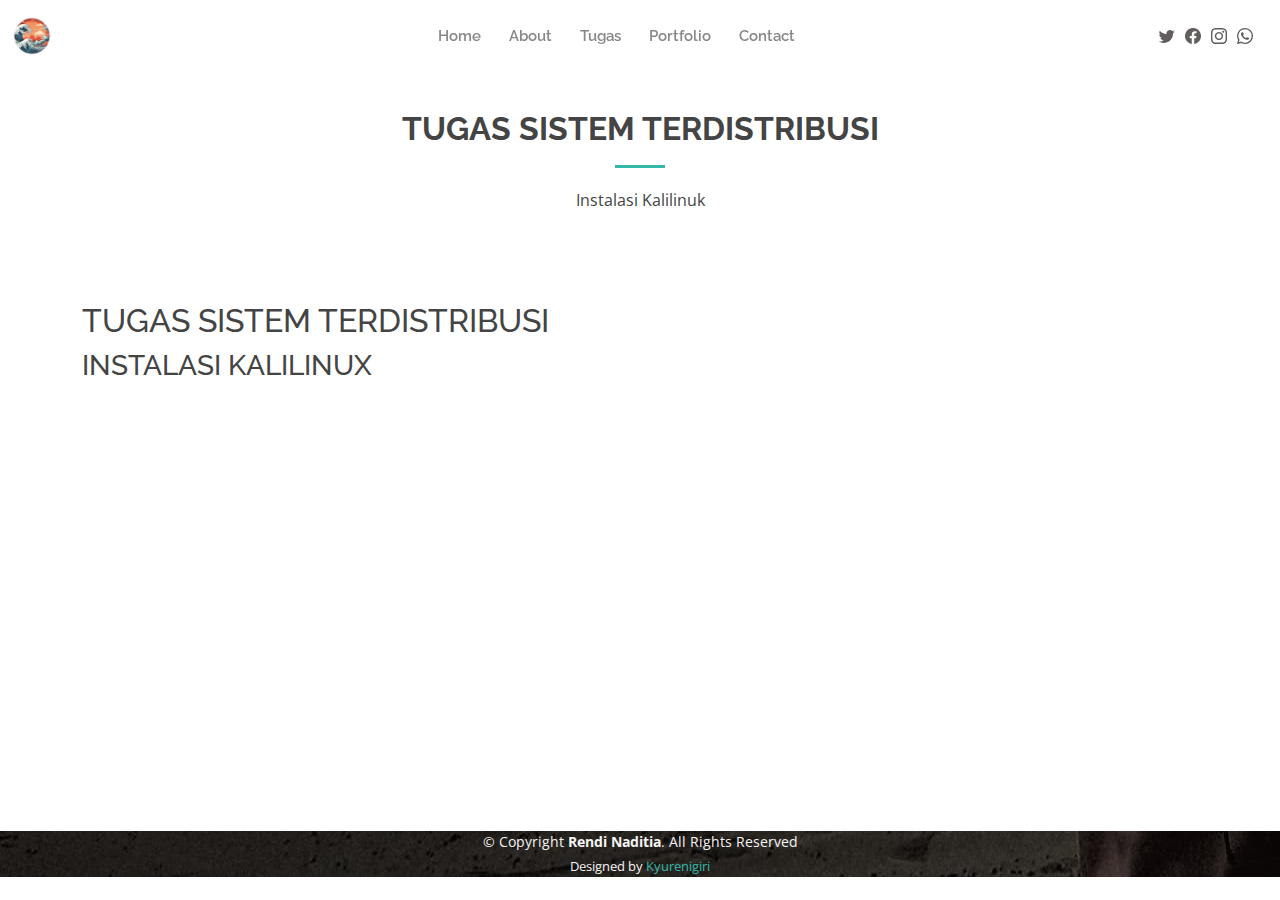
<file: Tugas.html>
<!DOCTYPE html>
<html lang="en">

<head>
  <meta charset="utf-8">
  <meta content="width=device-width, initial-scale=1.0" name="viewport">

  <title>KYUREN.COMS</title>
  <meta content="" name="description">
  <meta content="" name="keywords">

  <!-- Favicons -->
  <link href="assets/img/er.jpg" rel="icon">
 

  <!-- Google Fonts -->
  <link href="https://fonts.googleapis.com/css?family=Open+Sans:300,300i,400,400i,600,600i,700,700i|Raleway:300,300i,400,400i,500,500i,600,600i,700,700i|Poppins:300,300i,400,400i,500,500i,600,600i,700,700i" rel="stylesheet">

  <!-- Vendor CSS Files -->
  <link href="assets/vendor/aos/aos.css" rel="stylesheet">
  <link href="assets/vendor/bootstrap/css/bootstrap.min.css" rel="stylesheet">
  <link href="assets/vendor/bootstrap-icons/bootstrap-icons.css" rel="stylesheet">
  <link href="assets/vendor/boxicons/css/boxicons.min.css" rel="stylesheet">
  <link href="assets/vendor/glightbox/css/glightbox.min.css" rel="stylesheet">
  <link href="assets/vendor/swiper/swiper-bundle.min.css" rel="stylesheet">

  <!-- Template Main CSS File -->
  <link href="assets/css/style.css" rel="stylesheet">

</head>

<body>

  <!-- ======= Header ======= -->
  <header id="header" class="fixed-top">
    <div class="container-fluid d-flex justify-content-between align-items-center">

      <h1 class="logo me-auto me-lg-0"><a href="index.html"><img src="assets/img/oriental.png"></a></h1>

      <nav id="navbar" class="navbar order-last order-lg-0">
        <ul>
          <li><a href="index.html">Home</a></li>
          <li><a href="about.html">About</a></li>
          <li><a href="Tugas.html">Tugas</a></li>
          <li><a href="portfolio.html">Portfolio</a></li>
          <li><a href="contact.html">Contact</a></li>
        </ul>
        <i class="bi bi-list mobile-nav-toggle"></i>
      </nav><!-- .navbar -->

      <div class="header-social-links">
        <a href="https://x.com/rndintiaaa?t=xqQTtQwy0X7yUW5Hc34TpA&s=08" class="twitter"><i class="bi bi-twitter"></i></a>
        <a href="https://www.facebook.com/rendi.naditia.5" class="facebook"><i class="bi bi-facebook"></i></a>
        <a href="https://instagram.com/rndintia_?igshid=OGQ5ZDc2ODk2ZA" class="instagram"><i class="bi bi-instagram"></i></a>
        <a href="https://wa.me/+6287829410672?text=pinjamduluseratus" class="whatsapp"><i class="bi bi-whatsapp"></i></i></a>
      </div>

    </div>

  </header><!-- End Header -->

  <main id="main">

    <!-- ======= Services Section ======= -->
    <section id="services" class="services">
      <div class="container" data-aos="fade-up">

        <div class="section-title">
          <h2>Tugas Sistem Terdistribusi </h2>
          <p>Instalasi Kalilinuk</p>
        </div>
              <section class="experience" id="tugas-loc">
                <div class="darker-div"></div>
        
                <div class="lighter-div">
                    <div class="exp">
                        <h2>TUGAS SISTEM TERDISTRIBUSI</h2>
                        <div class="exp-desc">
                            <h3>INSTALASI KALILINUX</h3>
                            <div class="youtube-video-container">
            <iframe class="youtube-video" width="560" height="315" src="https://www.youtube.com/embed/SOuwNa5457I?si=tgewWo7Kv5nxLHuO" title="YouTube video player" frameborder="0" allow="accelerometer; autoplay; clipboard-write; encrypted-media; gyroscope; picture-in-picture; web-share" allowfullscreen></iframe>
        </div>
        
                        </div>
                    </div>
                    
                </div>
            </div>
          </div>
      </div>
    </section><!-- End Services Section -->

  </main><!-- End #main -->

  <!-- ======= Footer ======= -->
  <footer id="footer">
    <div class="container">
      <div class="copyright">
        &copy; Copyright <strong><span>Rendi Naditia</span></strong>. All Rights Reserved
      </div>
      <div class="credits">
        <!-- All the links in the footer should remain intact. -->
        <!-- You can delete the links only if you purchased the pro version. -->
        <!-- Licensing information: https://bootstrapmade.com/license/ -->
        <!-- Purchase the pro version with working PHP/AJAX contact form: https://bootstrapmade.com/kelly-free-bootstrap-cv-resume-html-template/ -->
        Designed by <a href="https://bootstrapmade.com/">Kyurenigiri</a>
      </div>
    </div>
  </footer><!-- End  Footer -->

  <div id="preloader"></div>
  <a href="#" class="back-to-top d-flex align-items-center justify-content-center"><i class="bi bi-arrow-up-short"></i></a>

  <!-- Vendor JS Files -->
  <script src="assets/vendor/purecounter/purecounter_vanilla.js"></script>
  <script src="assets/vendor/aos/aos.js"></script>
  <script src="assets/vendor/bootstrap/js/bootstrap.bundle.min.js"></script>
  <script src="assets/vendor/glightbox/js/glightbox.min.js"></script>
  <script src="assets/vendor/isotope-layout/isotope.pkgd.min.js"></script>
  <script src="assets/vendor/swiper/swiper-bundle.min.js"></script>
  <script src="assets/vendor/waypoints/noframework.waypoints.js"></script>
  <script src="assets/vendor/php-email-form/validate.js"></script>

  <!-- Template Main JS File -->
  <script src="assets/js/main.js"></script>

</body>

</html>
</file>
<file: assets/css/style.css>
body {
  font-family: "Open Sans", sans-serif;
  color: #444444;
}

a {
  color: #34b7a7;
  text-decoration: none;
}

a:hover {
  color: #51cdbe;
  text-decoration: none;
}

h1,
h2,
h3,
h4,
h5,
h6 {
  font-family: "Raleway", sans-serif;
}

#main {
  margin-top: 50px;
}

@media (max-width: 992px) {
  #main {
    margin-top: 30px;
  }
}

/*--------------------------------------------------------------
# Preloader
--------------------------------------------------------------*/
#preloader {
  position: fixed;
  top: 0;
  left: 0;
  right: 0;
  bottom: 0;
  z-index: 9999;
  overflow: hidden;
  background: #fff;
}

#preloader:before {
  content: "";
  position: fixed;
  top: calc(50% - 30px);
  left: calc(50% - 30px);
  border: 6px solid #34b7a7;
  border-top-color: #dcf5f2;
  border-radius: 50%;
  width: 60px;
  height: 60px;
  animation: animate-preloader 1s linear infinite;
}

@keyframes animate-preloader {
  0% {
    transform: rotate(0deg);
  }

  100% {
    transform: rotate(360deg);
  }
}

/*--------------------------------------------------------------
# Back to top button
--------------------------------------------------------------*/
.back-to-top {
  position: fixed;
  visibility: hidden;
  opacity: 0;
  right: 15px;
  bottom: 15px;
  z-index: 996;
  background: #34b7a7;
  width: 40px;
  height: 40px;
  border-radius: 50px;
  transition: all 0.4s;
}

.back-to-top i {
  font-size: 24px;
  color: #fff;
  line-height: 0;
}

.back-to-top:hover {
  background: #49cbbb;
  color: #fff;
}

.back-to-top.active {
  visibility: visible;
  opacity: 1;
}

/*--------------------------------------------------------------
# Header
--------------------------------------------------------------*/
#header {
  box-shadow: 0px 0px 25px 0 rgba(243, 241, 241, 0.08);
  z-index: 997;
  padding: 15px 0;
}

#header .logo {
  font-size: 32px;
  margin: 0;
  padding: 0;
  line-height: 1;
  font-weight: 400;
  letter-spacing: 2px;
  text-transform: uppercase;
}

#header .logo a {
  color: #222222;
}

#header .logo img {
  max-height: 40px;
}

@media (max-width: 992px) {
  #header .logo {
    font-size: 28px;
  }
}

/*--------------------------------------------------------------
# Header Social Links
--------------------------------------------------------------*/
.header-social-links {
  padding-right: 15px;
}

.header-social-links a {
  color: #635e5e;
  padding-left: 6px;
  display: inline-block;
  line-height: 0px;
  transition: 0.3s;
  font-size: 16px;
}

.header-social-links a:hover {
  color: #34b7a7;
}

/*--------------------------------------------------------------
# Navigation Menu
--------------------------------------------------------------*/
/**
* Desktop Navigation 
*/
.navbar {
  padding: 0;
}

.navbar ul {
  margin: 0;
  padding: 0;
  display: flex;
  list-style: none;
  align-items: center;
}

.navbar li {
  position: relative;
  padding: 10px 0 10px 28px;
}

.navbar a,
.navbar a:focus {
  display: flex;
  align-items: center;
  justify-content: space-between;
  font-family: "Raleway", sans-serif;
  font-size: 15px;
  font-weight: 600;
  color: #888888;
  white-space: nowrap;
  transition: 0.3s;
  position: relative;
}

.navbar a i,
.navbar a:focus i {
  font-size: 12px;
  line-height: 0;
  margin-left: 5px;
}

.navbar>ul>li>a:before {
  content: "";
  position: absolute;
  width: 0;
  height: 2px;
  bottom: -5px;
  left: 0;
  background-color: #34b7a7;
  visibility: hidden;
  width: 0px;
  transition: all 0.3s ease-in-out 0s;
}

.navbar a:hover:before,
.navbar li:hover>a:before,
.navbar .active:before {
  visibility: visible;
  width: 25px;
}

.navbar a:hover,
.navbar .active,
.navbar .active:focus,
.navbar li:hover>a {
  color: #222222;
}

.navbar .dropdown ul {
  display: block;
  position: absolute;
  left: 14px;
  top: calc(100% + 30px);
  margin: 0;
  padding: 10px 0;
  z-index: 99;
  opacity: 0;
  visibility: hidden;
  background: #fff;
  box-shadow: 0px 0px 30px rgba(127, 137, 161, 0.25);
  transition: 0.3s;
  border-radius: 4px;
}

.navbar .dropdown ul li {
  min-width: 200px;
  padding: 0;
}

.navbar .dropdown ul a {
  padding: 10px 20px;
  font-size: 15px;
  text-transform: none;
  font-weight: 600;
}

.navbar .dropdown ul a i {
  font-size: 12px;
}

.navbar .dropdown ul a:hover,
.navbar .dropdown ul .active:hover,
.navbar .dropdown ul li:hover>a {
  color: #34b7a7;
}

.navbar .dropdown:hover>ul {
  opacity: 1;
  top: 100%;
  visibility: visible;
}

.navbar .dropdown .dropdown ul {
  top: 0;
  left: calc(100% - 30px);
  visibility: hidden;
}

.navbar .dropdown .dropdown:hover>ul {
  opacity: 1;
  top: 0;
  left: 100%;
  visibility: visible;
}

@media (max-width: 1366px) {
  .navbar .dropdown .dropdown ul {
    left: -90%;
  }

  .navbar .dropdown .dropdown:hover>ul {
    left: -100%;
  }
}

/**
* Mobile Navigation 
*/
.mobile-nav-toggle {
  color: #222222;
  font-size: 28px;
  cursor: pointer;
  display: none;
  line-height: 0;
  transition: 0.5s;
}

.mobile-nav-toggle.bi-x {
  color: #fff;
}

@media (max-width: 991px) {
  .mobile-nav-toggle {
    display: block;
  }

  .navbar ul {
    display: none;
  }
}

.navbar-mobile {
  position: fixed;
  overflow: hidden;
  top: 0;
  right: 0;
  left: 0;
  bottom: 0;
  background: rgba(9, 9, 9, 0.9);
  transition: 0.3s;
  z-index: 999;
}

.navbar-mobile .mobile-nav-toggle {
  position: absolute;
  top: 15px;
  right: 15px;
}

.navbar-mobile ul {
  display: block;
  position: absolute;
  top: 55px;
  right: 15px;
  bottom: 15px;
  left: 15px;
  padding: 10px 0;
  border-radius: 10px;
  background-color: #fff;
  overflow-y: auto;
  transition: 0.3s;
}

.navbar-mobile a,
.navbar-mobile a:focus {
  font-size: 15px;
  padding-right: 15px;
  color: #222222;
}

.navbar-mobile a:hover,
.navbar-mobile .active,
.navbar-mobile li:hover>a {
  color: #34b7a7;
}

.navbar-mobile .getstarted,
.navbar-mobile .getstarted:focus {
  margin: 15px;
}

.navbar-mobile .dropdown ul {
  position: static;
  display: none;
  margin: 10px 20px;
  padding: 10px 0;
  z-index: 99;
  opacity: 1;
  visibility: visible;
  background: #fff;
  box-shadow: 0px 0px 30px rgba(127, 137, 161, 0.25);
}

.navbar-mobile .dropdown ul li {
  min-width: 200px;
}

.navbar-mobile .dropdown ul a {
  padding: 10px 20px;
}

.navbar-mobile .dropdown ul a i {
  font-size: 12px;
}

.navbar-mobile .dropdown ul a:hover,
.navbar-mobile .dropdown ul .active:hover,
.navbar-mobile .dropdown ul li:hover>a {
  color: #34b7a7;
}

.navbar-mobile .dropdown>.dropdown-active {
  display: block;
}

/*--------------------------------------------------------------
# Hero Section
--------------------------------------------------------------*/
#hero {
  width: 100%;
  height: 100vh;
  background: url("../img/siganteng.jpg") top right;
  background-size: cover;
}

#hero .container {
  padding-top: 70px;
  position: relative;
}

@media (max-width: 992px) {
  #hero .container {
    padding-top: 58px;
  }
}

#hero h1 {
  margin: 0;
  font-size: 48px;
  font-weight: 700;
  line-height: 56px;
  color: #fcf9f9;
}

#hero h2 {
  color: #f0eeee;
  margin: 10px 0 0 0;
  font-size: 22px;
}

#hero .btn-about {
  font-family: "Raleway", sans-serif;
  text-transform: uppercase;
  font-weight: 600;
  font-size: 12px;
  letter-spacing: 1px;
  display: inline-block;
  padding: 12px 40px;
  border-radius: 50px;
  transition: 0.5s;
  margin-top: 30px;
  color: #fff;
  background: #34b7a7;
}

#hero .btn-about:hover {
  background: #3dc8b7;
}

@media (min-width: 1024px) {
  #hero {
    background-attachment: fixed;
  }
}

@media (max-width: 992px) {
  #hero:before {
    content: "";
    background: rgba(255, 255, 255, 0.8);
    position: absolute;
    bottom: 0;
    top: 0;
    left: 0;
    right: 0;
  }

  #hero h1 {
    font-size: 28px;
    line-height: 36px;
  }

  #hero h2 {
    font-size: 18px;
    line-height: 24px;
  }
}

/*--------------------------------------------------------------
# Sections General
--------------------------------------------------------------*/
section {
  padding: 60px 0;
}

.section-bg {
  background-color: #e7f8f6;
}

.section-title {
  text-align: center;
  padding-bottom: 30px;
}

.section-title h2 {
  font-size: 32px;
  font-weight: bold;
  text-transform: uppercase;
  margin-bottom: 20px;
  padding-bottom: 20px;
  position: relative;
}

.section-title h2::after {
  content: "";
  position: absolute;
  display: block;
  width: 50px;
  height: 3px;
  background: #34b7a7;
  bottom: 0;
  left: calc(50% - 25px);
}

.section-title p {
  margin-bottom: 0;
}

/*--------------------------------------------------------------
# Cta
--------------------------------------------------------------*/
.cta {
  background: linear-gradient(rgba(0, 0, 0, 0.6), rgba(0, 0, 0, 0.6)), url("../img/bg-1.jpg") fixed center center;
  background-size: cover;
  padding: 80px 0;
}

.cta h3 {
  color: #fff;
  font-size: 28px;
  font-weight: 700;
}

.cta p {
  color: #fff;
}

.cta .cta-btn {
  font-family: "Raleway", sans-serif;
  text-transform: uppercase;
  font-weight: 500;
  font-size: 16px;
  letter-spacing: 1px;
  display: inline-block;
  padding: 8px 20px;
  border-radius: 2px;
  transition: 0.5s;
  margin: 10px;
  border: 2px solid #fff;
  color: #fff;
}

.cta .cta-btn:hover {
  background: #34b7a7;
  border: 2px solid #34b7a7;
}

@media (max-width: 1024px) {
  .cta {
    background-attachment: scroll;
  }
}

@media (min-width: 769px) {
  .cta .cta-btn-container {
    display: flex;
    align-items: center;
    justify-content: flex-end;
  }
}

/*--------------------------------------------------------------
# About
--------------------------------------------------------------*/
.about .content h3 {
  font-weight: 700;
  font-size: 26px;
  color: #555555;
}

.about .content ul {
  list-style: none;
  padding: 0;
}

.about .content ul li {
  padding-bottom: 10px;
}

.about .content ul i {
  font-size: 20px;
  padding-right: 2px;
  color: #34b7a7;
}

.about .content p:last-child {
  margin-bottom: 0;
}

/*--------------------------------------------------------------
# Skills
--------------------------------------------------------------*/
.skills .progress {
  height: 60px;
  display: block;
  background: none;
  border-radius: 0;
}

.skills .progress .skill {
  padding: 10px 0;
  margin: 0 0 6px 0;
  text-transform: uppercase;
  display: block;
  font-weight: 600;
  font-family: "Poppins", sans-serif;
  color: #222222;
}

.skills .progress .skill .val {
  float: right;
  font-style: normal;
}

.skills .progress-bar-wrap {
  background: #f3f3f3;
}

.skills .progress-bar {
  width: 1px;
  height: 10px;
  transition: 0.9s;
  background-color: #34b7a7;
}

/*--------------------------------------------------------------
# Facts
--------------------------------------------------------------*/
.facts .counters span {
  font-size: 48px;
  display: block;
  color: #34b7a7;
}

.facts .counters p {
  padding: 0;
  margin: 0 0 20px 0;
  font-family: "Raleway", sans-serif;
  font-size: 14px;
}

/*--------------------------------------------------------------
# Testimonials
--------------------------------------------------------------*/
.testimonials .section-header {
  margin-bottom: 40px;
}

.testimonials .testimonials-carousel,
.testimonials .testimonials-slider {
  overflow: hidden;
}

.testimonials .testimonial-item {
  text-align: center;
}

.testimonials .testimonial-item .testimonial-img {
  width: 120px;
  border-radius: 50%;
  border: 4px solid #fff;
  margin: 0 auto;
}

.testimonials .testimonial-item h3 {
  font-size: 20px;
  font-weight: bold;
  margin: 10px 0 5px 0;
  color: #111;
}

.testimonials .testimonial-item h4 {
  font-size: 14px;
  color: #999;
  margin: 0 0 15px 0;
}

.testimonials .testimonial-item .quote-icon-left,
.testimonials .testimonial-item .quote-icon-right {
  color: #c8efea;
  font-size: 26px;
}

.testimonials .testimonial-item .quote-icon-left {
  display: inline-block;
  left: -5px;
  position: relative;
}

.testimonials .testimonial-item .quote-icon-right {
  display: inline-block;
  right: -5px;
  position: relative;
  top: 10px;
}

.testimonials .testimonial-item p {
  font-style: italic;
  margin: 0 auto 15px auto;
}

@media (min-width: 992px) {
  .testimonials .testimonial-item p {
    width: 80%;
  }
}

.testimonials .swiper-pagination {
  margin-top: 20px;
  position: relative;
}

.testimonials .swiper-pagination .swiper-pagination-bullet {
  width: 12px;
  height: 12px;
  background-color: #fff;
  opacity: 1;
  border: 1px solid #34b7a7;
}

.testimonials .swiper-pagination .swiper-pagination-bullet-active {
  background-color: #34b7a7;
}

/*--------------------------------------------------------------
# Resume
--------------------------------------------------------------*/
.resume .resume-title {
  font-size: 26px;
  font-weight: 400;
  margin-top: 20px;
  margin-bottom: 20px;
  color: #222222;
}

.resume .resume-item {
  padding: 0 0 20px 20px;
  margin-top: -2px;
  border-left: 2px solid #34b7a7;
  position: relative;
}

.resume .resume-item h4 {
  line-height: 18px;
  font-size: 18px;
  font-weight: 600;
  font-family: "Poppins", sans-serif;
  color: #1d685f;
  margin-bottom: 10px;
}

.resume .resume-item h5 {
  font-size: 16px;
  background: #effbf9;
  padding: 5px 15px;
  display: inline-block;
  font-weight: 600;
  margin-bottom: 10px;
  color: #34b7a7;
}

.resume .resume-item ul {
  padding-left: 20px;
}

.resume .resume-item ul li {
  padding-bottom: 10px;
}

.resume .resume-item:last-child {
  padding-bottom: 0;
}

.resume .resume-item::before {
  content: "";
  position: absolute;
  width: 16px;
  height: 16px;
  border-radius: 50px;
  left: -9px;
  top: 0;
  background: #fff;
  border: 2px solid #34b7a7;
}

/*--------------------------------------------------------------
# Services
--------------------------------------------------------------*/
.services .icon-box {
  text-align: center;
  padding: 70px 20px 80px 20px;
  transition: all ease-in-out 0.3s;
  background: #fff;
  box-shadow: 0px 0 35px 0 rgba(0, 0, 0, 0.08);
}

.services .icon-box .icon {
  margin: 0 auto;
  width: 100px;
  height: 100px;
  display: flex;
  align-items: center;
  justify-content: center;
  transition: ease-in-out 0.3s;
  position: relative;
}

.services .icon-box .icon i {
  font-size: 36px;
  transition: 0.5s;
  position: relative;
}

.services .icon-box .icon svg {
  position: absolute;
  top: 0;
  left: 0;
}

.services .icon-box .icon svg path {
  transition: 0.5s;
  fill: #f5f5f5;
}

.services .icon-box h4 {
  font-weight: 600;
  margin: 10px 0 15px 0;
  font-size: 22px;
}

.services .icon-box h4 a {
  color: #222222;
  transition: ease-in-out 0.3s;
}

.services .icon-box p {
  line-height: 24px;
  font-size: 14px;
  margin-bottom: 0;
}

.services .iconbox-blue i {
  color: #47aeff;
}

.services .iconbox-blue:hover .icon i {
  color: #fff;
}

.services .iconbox-blue:hover .icon path {
  fill: #47aeff;
}

.services .iconbox-orange i {
  color: #ffa76e;
}

.services .iconbox-orange:hover .icon i {
  color: #fff;
}

.services .iconbox-orange:hover .icon path {
  fill: #ffa76e;
}

.services .iconbox-pink i {
  color: #e80368;
}

.services .iconbox-pink:hover .icon i {
  color: #fff;
}

.services .iconbox-pink:hover .icon path {
  fill: #e80368;
}

.services .iconbox-yellow i {
  color: #ffbb2c;
}

.services .iconbox-yellow:hover .icon i {
  color: #fff;
}

.services .iconbox-yellow:hover .icon path {
  fill: #ffbb2c;
}

.services .iconbox-red i {
  color: #ff5828;
}

.services .iconbox-red:hover .icon i {
  color: #fff;
}

.services .iconbox-red:hover .icon path {
  fill: #ff5828;
}

.services .iconbox-teal i {
  color: #11dbcf;
}

.services .iconbox-teal:hover .icon i {
  color: #fff;
}

.services .iconbox-teal:hover .icon path {
  fill: #11dbcf;
}

/*--------------------------------------------------------------
# Portfolio
--------------------------------------------------------------*/
.portfolio .portfolio-item {
  margin-bottom: 30px;
}

.portfolio #portfolio-flters {
  padding: 0;
  margin: 0 auto 20px auto;
  list-style: none;
  text-align: center;
}

.portfolio #portfolio-flters li {
  cursor: pointer;
  display: inline-block;
  padding: 8px 16px 10px 16px;
  font-size: 13px;
  font-weight: 500;
  line-height: 1;
  text-transform: uppercase;
  color: #444444;
  margin-bottom: 5px;
  transition: all 0.3s ease-in-out;
  border-radius: 50px;
}

.portfolio #portfolio-flters li:hover,
.portfolio #portfolio-flters li.filter-active {
  color: #fff;
  background: #34b7a7;
}

.portfolio #portfolio-flters li:last-child {
  margin-right: 0;
}

.portfolio .portfolio-wrap {
  transition: 0.3s;
  position: relative;
  overflow: hidden;
  z-index: 1;
  background: rgba(34, 34, 34, 0.6);
}

.portfolio .portfolio-wrap::before {
  content: "";
  background: rgba(34, 34, 34, 0.6);
  position: absolute;
  left: 0;
  right: 0;
  top: 0;
  bottom: 0;
  transition: all ease-in-out 0.3s;
  z-index: 2;
  opacity: 0;
}

.portfolio .portfolio-wrap img {
  transition: all ease-in-out 0.3s;
}

.portfolio .portfolio-wrap .portfolio-info {
  opacity: 0;
  position: absolute;
  top: 0;
  left: 0;
  right: 0;
  bottom: 0;
  z-index: 3;
  transition: all ease-in-out 0.3s;
  display: flex;
  flex-direction: column;
  justify-content: flex-end;
  align-items: flex-start;
  padding: 20px;
}

.portfolio .portfolio-wrap .portfolio-info h4 {
  font-size: 20px;
  color: #fff;
  font-weight: 600;
}

.portfolio .portfolio-wrap .portfolio-info p {
  color: rgba(255, 255, 255, 0.7);
  font-size: 14px;
  text-transform: uppercase;
  padding: 0;
  margin: 0;
  font-style: italic;
}

.portfolio .portfolio-wrap .portfolio-links {
  text-align: center;
  z-index: 4;
}

.portfolio .portfolio-wrap .portfolio-links a {
  color: #fff;
  margin: 0 5px 0 0;
  font-size: 28px;
  display: inline-block;
  transition: 0.3s;
}

.portfolio .portfolio-wrap .portfolio-links a:hover {
  color: #78d9cd;
}

.portfolio .portfolio-wrap:hover::before {
  opacity: 1;
}

.portfolio .portfolio-wrap:hover img {
  transform: scale(1.2);
}

.portfolio .portfolio-wrap:hover .portfolio-info {
  opacity: 1;
}

/*--------------------------------------------------------------
# Portfolio Details
--------------------------------------------------------------*/
.portfolio-details {
  padding-top: 0;
}

.portfolio-details .portfolio-details-slider img {
  width: 100%;
}

.portfolio-details .portfolio-details-slider .swiper-pagination {
  margin-top: 20px;
  position: relative;
}

.portfolio-details .portfolio-details-slider .swiper-pagination .swiper-pagination-bullet {
  width: 12px;
  height: 12px;
  background-color: #fff;
  opacity: 1;
  border: 1px solid #34b7a7;
}

.portfolio-details .portfolio-details-slider .swiper-pagination .swiper-pagination-bullet-active {
  background-color: #34b7a7;
}

.portfolio-details .portfolio-info {
  padding: 30px;
  box-shadow: 0px 0 30px rgba(34, 34, 34, 0.08);
}

.portfolio-details .portfolio-info h3 {
  font-size: 22px;
  font-weight: 700;
  margin-bottom: 20px;
  padding-bottom: 20px;
  border-bottom: 1px solid #eee;
}

.portfolio-details .portfolio-info ul {
  list-style: none;
  padding: 0;
  font-size: 15px;
}

.portfolio-details .portfolio-info ul li+li {
  margin-top: 10px;
}

.portfolio-details .portfolio-description {
  padding-top: 30px;
}

.portfolio-details .portfolio-description h2 {
  font-size: 26px;
  font-weight: 700;
  margin-bottom: 20px;
}

.portfolio-details .portfolio-description p {
  padding: 0;
}

/*--------------------------------------------------------------
# Contact
--------------------------------------------------------------*/
.contact .info {
  width: 100%;
  background: #fff;
}

.contact .info i {
  font-size: 20px;
  color: #34b7a7;
  float: left;
  width: 44px;
  height: 44px;
  background: #effbf9;
  display: flex;
  justify-content: center;
  align-items: center;
  border-radius: 50px;
  transition: all 0.3s ease-in-out;
}

.contact .info h4 {
  padding: 0 0 0 60px;
  font-size: 22px;
  font-weight: 600;
  margin-bottom: 5px;
  color: #222222;
}

.contact .info p {
  padding: 0 0 0 60px;
  margin-bottom: 0;
  font-size: 14px;
  color: #555555;
}

.contact .info .email,
.contact .info .phone {
  margin-top: 40px;
}

.contact .info .email:hover i,
.contact .info .address:hover i,
.contact .info .phone:hover i {
  background: #34b7a7;
  color: #fff;
}

.contact .php-email-form {
  width: 100%;
  background: #fff;
}

.contact .php-email-form .form-group {
  padding-bottom: 8px;
}

.contact .php-email-form .error-message {
  display: none;
  color: #fff;
  background: #ed3c0d;
  text-align: center;
  padding: 15px;
  font-weight: 600;
}

.contact .php-email-form .sent-message {
  display: none;
  color: #fff;
  background: #18d26e;
  text-align: center;
  padding: 15px;
  font-weight: 600;
}

.contact .php-email-form .loading {
  display: none;
  background: #fff;
  text-align: center;
  padding: 15px;
}

.contact .php-email-form .loading:before {
  content: "";
  display: inline-block;
  border-radius: 50%;
  width: 24px;
  height: 24px;
  margin: 0 10px -6px 0;
  border: 3px solid #18d26e;
  border-top-color: #eee;
  animation: animate-loading 1s linear infinite;
}

.contact .php-email-form input,
.contact .php-email-form textarea {
  border-radius: 4px;
  box-shadow: none;
  font-size: 14px;
}

.contact .php-email-form input:focus,
.contact .php-email-form textarea:focus {
  border-color: #34b7a7;
}

.contact .php-email-form input {
  height: 44px;
}

.contact .php-email-form textarea {
  padding: 10px 12px;
}

.contact .php-email-form button[type=submit] {
  background: #34b7a7;
  border: 0;
  padding: 10px 30px 12px 30px;
  color: #fff;
  transition: 0.4s;
  border-radius: 50px;
}

.contact .php-email-form button[type=submit]:hover {
  background: #3dc8b7;
}

@keyframes animate-loading {
  0% {
    transform: rotate(0deg);
  }

  100% {
    transform: rotate(360deg);
  }
}

/*--------------------------------------------------------------
# Footer
--------------------------------------------------------------*/
#footer {
  background-image: url('../img/gantengparah.jpg');
  color: #f5f3f3;
  font-size: 14px;
  text-align: center;
}

#footer .credits {
  padding-top: 5px;
  font-size: 13px;
}

#footer .credits a {
  color: #34b7a7;
}
</file>
